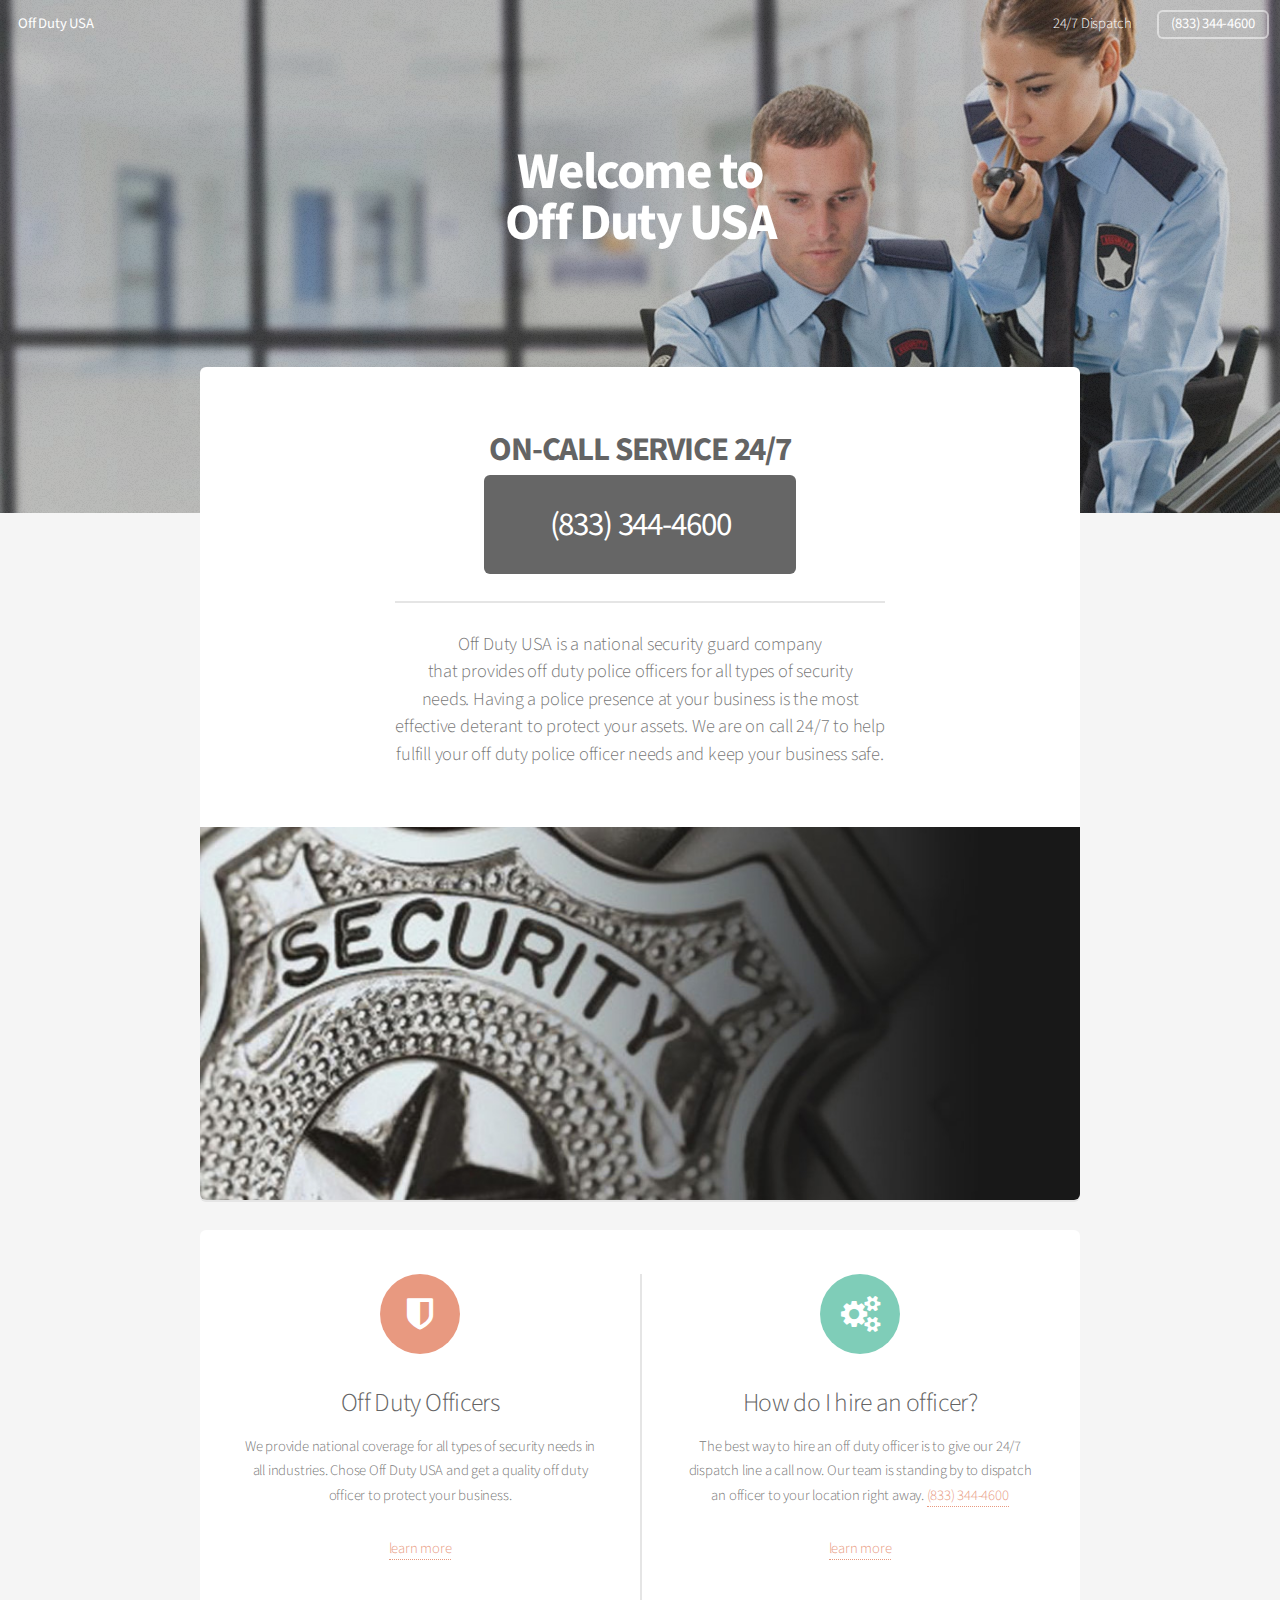
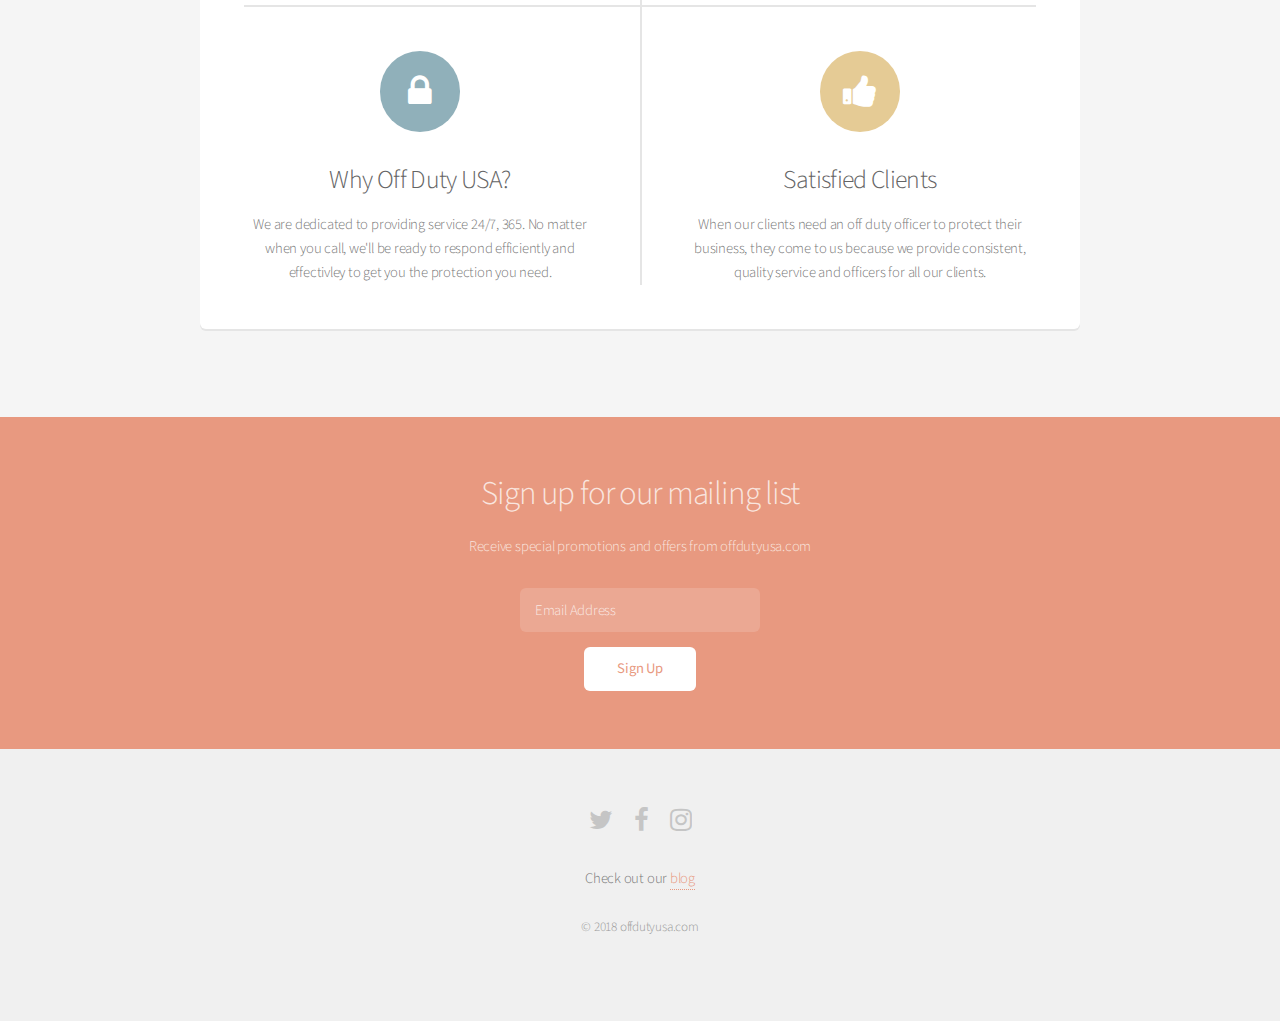
<file: index.html>
<!DOCTYPE HTML>
<html>
	<head>
		<title>Off Duty Officers, Nationwide Coverage, on-call 24/7</title>
		<meta charset="utf-8" />
		<meta name="viewport" content="width=device-width, initial-scale=1" />
		<meta name="description" content="Off Duty USA is a security guard company that provides off duty police officers for all types of security needs.
		Contact us at (833) 344-4600 to schedule a off duty officer today! We provide off duty officers nationwide and work with all industries."/>
		<!--[if lte IE 8]><script src="assets/js/ie/html5shiv.js"></script><![endif]-->
		<link rel="stylesheet" href="assets/css/main.css" />
		<!--[if lte IE 8]><link rel="stylesheet" href="assets/css/ie8.css" /><![endif]-->
        <script src="https://ajax.googleapis.com/ajax/libs/jquery/3.2.1/jquery.min.js"></script>
        <script src='https://www.google.com/recaptcha/api.js'></script>
        <script type="text/javascript" src="main.js"></script>
        <link rel="icon" href="./images/shield.png" />
	</head>
	<body itemscope itemtype="http://schema.org/Organization" class="landing">
		<div id="page-wrapper">

			<!-- Header -->
				<header id="header" class="alt">
				    <h1 itemprop="legalname" font-weight="bold"><a href="./index.html">Off Duty USA</a></h1>
					<nav id="nav">
						<ul>
							<li><a href="index.html">24/7 Dispatch</a></li>
							<li itemprop="telephone"><a href="tel:1-833-344-4600" class="button">(833) 344-4600</a></li>
						</ul>
					</nav> 
				</header>

			<!-- Banner -->
				<section id="banner">
					<h2 id="h2" >Welcome to
						<br />
						Off Duty USA</h2>
					<!-- <ul class="actions">
						<li><a href="#" class="button special">Sign Up</a></li>
						<li><a href="#" class="button">Learn More</a></li>
					</ul> -->
				</section>

			<!-- Main -->
				<section id="main" class="container">

					<section class="box special">
						<header class="major">
							<h2 id="h2" >ON-CALL SERVICE 24/7
							<br />
							  <a href="tel:1-833-344-4600" class="button">(833) 344-4600</a></h2>
							<p itemprop="description">Off Duty USA is a national security guard company
							<br />
							 that provides off duty police officers for all types of security 
							<br />
							 needs. Having a police presence at your business is the most 
							<br />
							effective deterant to protect your assets. We are on call 24/7 to help
							<br />
							fulfill your off duty police officer needs and keep your business safe.
							</p>
						</header>
						<span class="image featured"><img src="images/badge.jpg" alt="" /></span>
					</section>

					<section class="box special features">
						<div class="features-row">
							<section>
								<span class="icon major fa-shield accent2"></span>
								<h3>Off Duty Officers</h3>
								<p>We provide national coverage for 
								all types of security needs in all 
								industries. Chose Off Duty USA and 
								get a quality off duty officer to 
								protect your business. 
								</p>
								<a href="./industries.html">learn more</a>
							</section>
							<section>
								<span class="icon major fa-cogs accent3"></span>
								<h3>How do I hire an officer?</h3>
								<p>The best way to hire an off
								duty officer is to give our 24/7 dispatch
								line a call now. Our team is standing by
								to dispatch an officer to your location right 
								away. <a href="tel:1-833-344-4600">(833) 344-4600</a></p>
								<a href="./hire.html">learn more</a>
							</section>
						</div>
						<div class="features-row">
							<section>
								<span class="icon major fa-lock accent4"></span>
								<h3>Why Off Duty USA?</h3>
								<p>We are dedicated to providing service 24/7, 365. 
									No matter when you call, we'll be ready to respond
									efficiently and effectivley to get you the protection
									you need. 
								</p>
							</section>
							<section>
								<span class="icon major fa-thumbs-up accent5"></span>
								<h3>Satisfied Clients</h3>
								<p>When our clients need an off duty officer to protect their business, they come to us
								   because we provide consistent, quality service and officers for all our clients. 
								</p>
							</section>
						</div>
					</section>
				</section>

			<!-- CTA -->
				<section id="cta">

					<h2>Sign up for our mailing list</h2>
					<p>Receive special promotions and offers from offdutyusa.com</p>

					<form id="form" target="_blank" action="https://formspree.io/info@guardservicesusa.com" method="POST" onsubmit="">
						<div class="row uniform 50% center-form-inputs">
							<div class="8u 12u(mobilep)">
								<input type="email" name="email" id="email" placeholder="Email Address" />
							</div>
								<!--<div class="g-recaptcha" data-sitekey="6LcJ2F4UAAAAAHsHChVUqxT3lpAbwewzLRGNbs4A"></div>-->
							<div class="4u 12u(mobilep)">
								<input id="submit-button" type="submit" value="Sign Up" class="fit" />
							</div>
						
						</div>
					</form>

				</section>

			<!-- Footer -->
				<footer id="footer">
					<ul class="icons">
						<li><a href="#" class="icon fa-twitter"><span class="label">Twitter</span></a></li>
						<li><a href="#" class="icon fa-facebook"><span class="label">Facebook</span></a></li>
						<li><a href="#" class="icon fa-instagram"><span class="label">Instagram</span></a></li>
					</ul>
					<p>Check out our <a href="./blog.html">blog</a></p>
					<ul class="copyright">
						<li>&copy; 2018 offdutyusa.com</li>
					</ul>
				</footer>

		</div>

		<!-- Scripts -->
			<script src="assets/js/jquery.min.js"></script>
			<script src="assets/js/jquery.dropotron.min.js"></script>
			<script src="assets/js/jquery.scrollgress.min.js"></script>
			<script src="assets/js/skel.min.js"></script>
			<script src="assets/js/util.js"></script>
			<!--[if lte IE 8]><script src="assets/js/ie/respond.min.js"></script><![endif]-->
			<script src="assets/js/main.js"></script>

	</body>
</html>
</file>
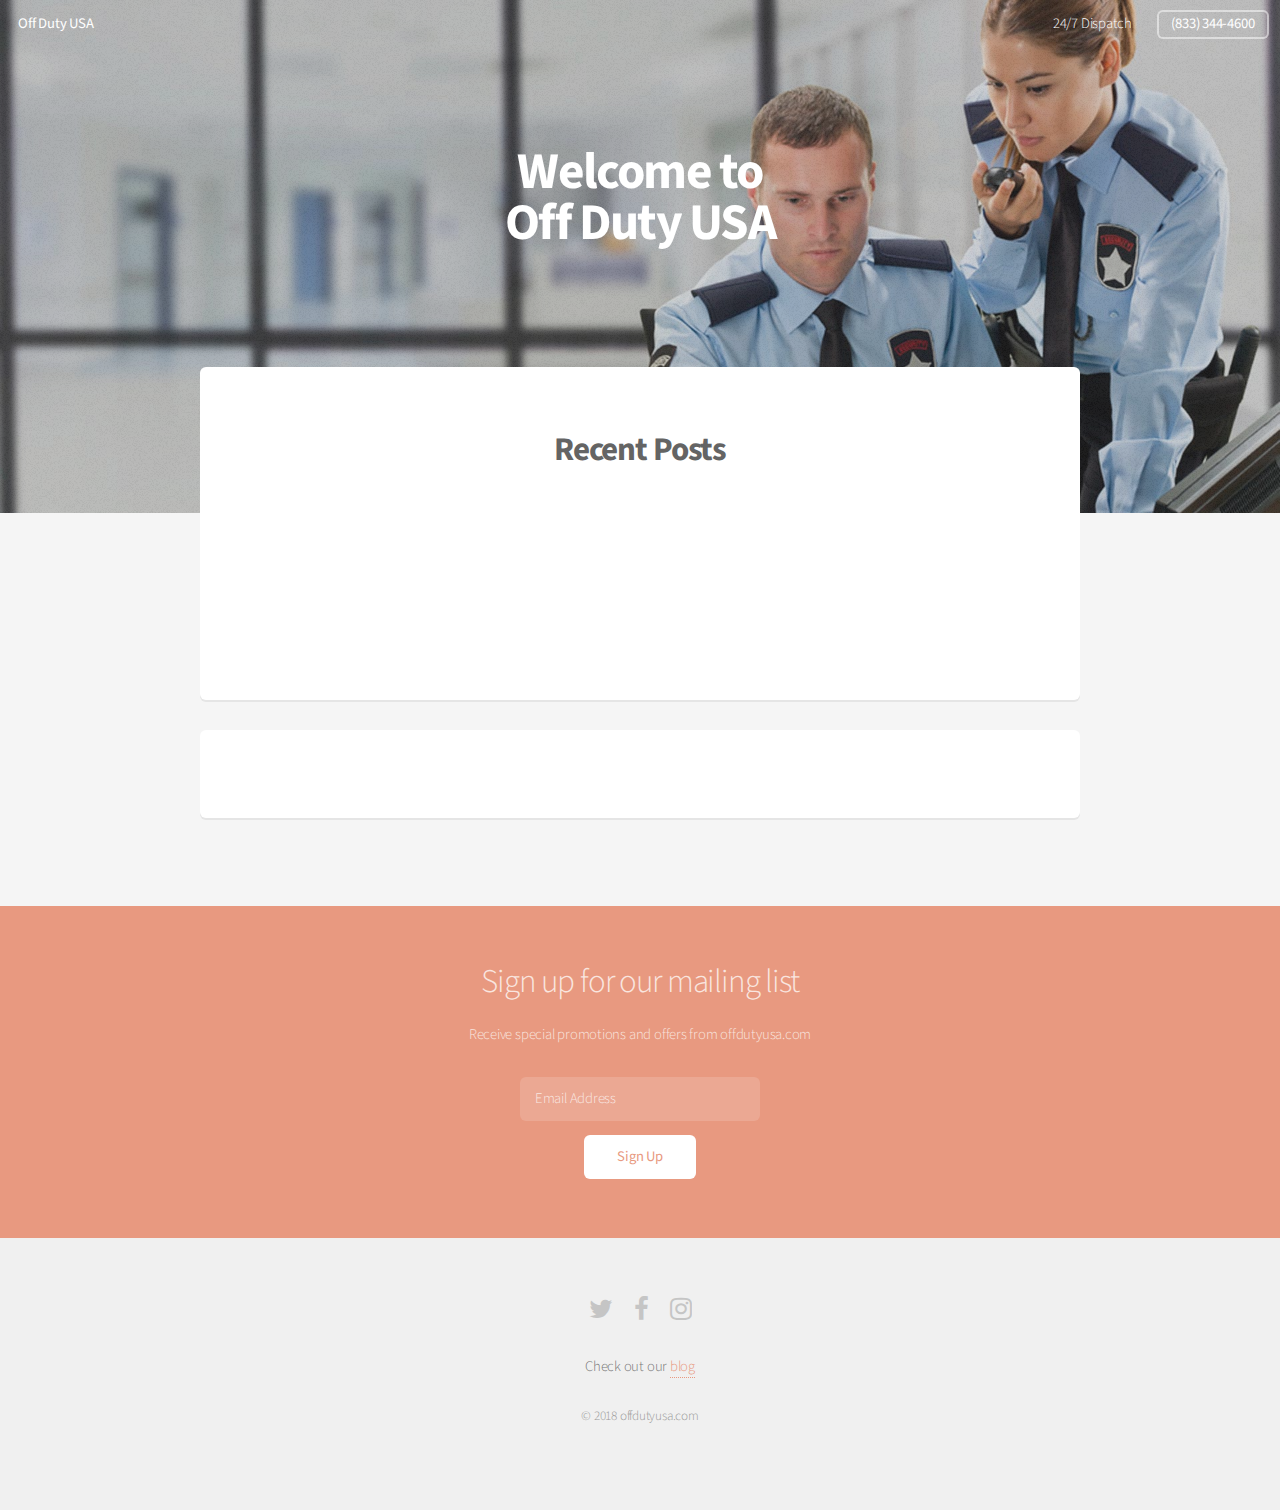
<file: blog.html>
<!DOCTYPE HTML>
<html>
	<head>
		<title>Off Duty Officers, Nationwide Coverage, on-call 24/7</title>
		<meta charset="utf-8" />
		<meta name="viewport" content="width=device-width, initial-scale=1" />
		<meta name="description" content="Off Duty USA is a security guard company that provides off duty police officers for all types of security needs.
		Contact us at (833) 344-4600 to schedule a off duty officer today! We provide off duty officers nationwide and work with all industries."/>
		<!--[if lte IE 8]><script src="assets/js/ie/html5shiv.js"></script><![endif]-->
		<link rel="stylesheet" href="assets/css/main.css" />
		<!--[if lte IE 8]><link rel="stylesheet" href="assets/css/ie8.css" /><![endif]-->
        <script src="https://ajax.googleapis.com/ajax/libs/jquery/3.2.1/jquery.min.js"></script>
        <script src='https://www.google.com/recaptcha/api.js'></script>
        <script type="text/javascript" src="main.js"></script>
        <link rel="icon" href="./images/shield.png" />
	</head>
	<body itemscope itemtype="http://schema.org/Organization" class="landing">
		<div id="page-wrapper">

			<!-- Header -->
				<header id="header" class="alt">
					<h1 itemprop="legalname" font-weight="bold"><a href="./index.html">Off Duty USA</a></h1>
					<nav id="nav">
						<ul>
							<li><a href="index.html">24/7 Dispatch</a></li>
							<li itemprop="telephone"><a href="tel:1-833-344-4600" class="button">(833) 344-4600</a></li>
						</ul>
					</nav> 
				</header>

			<!-- Banner -->
				<section id="banner">
					<h2 id="h2" >Welcome to
						<br />
						Off Duty USA</h2>
					<!-- <ul class="actions">
						<li><a href="#" class="button special">Sign Up</a></li>
						<li><a href="#" class="button">Learn More</a></li>
					</ul> -->
				</section>
				
					<!-- Main -->
				<section id="main" class="container">

					<section class="box special">
						<header class="major">
                          <h2 id="h2" >Recent Posts</h2>
							<p itemprop="description">
								  
								
									<br/>
									<br/>
						
									<br/>
	                            	<br/>
				
							</p>
						</header>
					</section>

					<section class="box special features">
					</section>
				</section>

			<!-- CTA -->
				<section id="cta">

					<h2>Sign up for our mailing list</h2>
					<p>Receive special promotions and offers from offdutyusa.com</p>

					<form id="form" target="_blank" action="https://formspree.io/info@guardservicesusa.com" method="POST" onsubmit="">
						<div class="row uniform 50% center-form-inputs">
							<div class="8u 12u(mobilep)">
								<input type="email" name="email" id="email" placeholder="Email Address" />
							</div>
								<!--<div class="g-recaptcha" data-sitekey="6LcJ2F4UAAAAAHsHChVUqxT3lpAbwewzLRGNbs4A"></div>-->
							<div class="4u 12u(mobilep)">
								<input id="submit-button" type="submit" value="Sign Up" class="fit" />
							</div>
						
						</div>
					</form>

				</section>

			<!-- Footer -->
				<footer id="footer">
					<ul class="icons">
						<li><a href="#" class="icon fa-twitter"><span class="label">Twitter</span></a></li>
						<li><a href="#" class="icon fa-facebook"><span class="label">Facebook</span></a></li>
						<li><a href="#" class="icon fa-instagram"><span class="label">Instagram</span></a></li>
					</ul>
					<p>Check out our <a href="./blog.html">blog</a></p>
					<ul class="copyright">
						<li>&copy; 2018 offdutyusa.com</li>
					</ul>
				</footer>

		</div>

		<!-- Scripts -->
			<script src="assets/js/jquery.min.js"></script>
			<script src="assets/js/jquery.dropotron.min.js"></script>
			<script src="assets/js/jquery.scrollgress.min.js"></script>
			<script src="assets/js/skel.min.js"></script>
			<script src="assets/js/util.js"></script>
			<!--[if lte IE 8]><script src="assets/js/ie/respond.min.js"></script><![endif]-->
			<script src="assets/js/main.js"></script>

	</body>
</html>
</file>
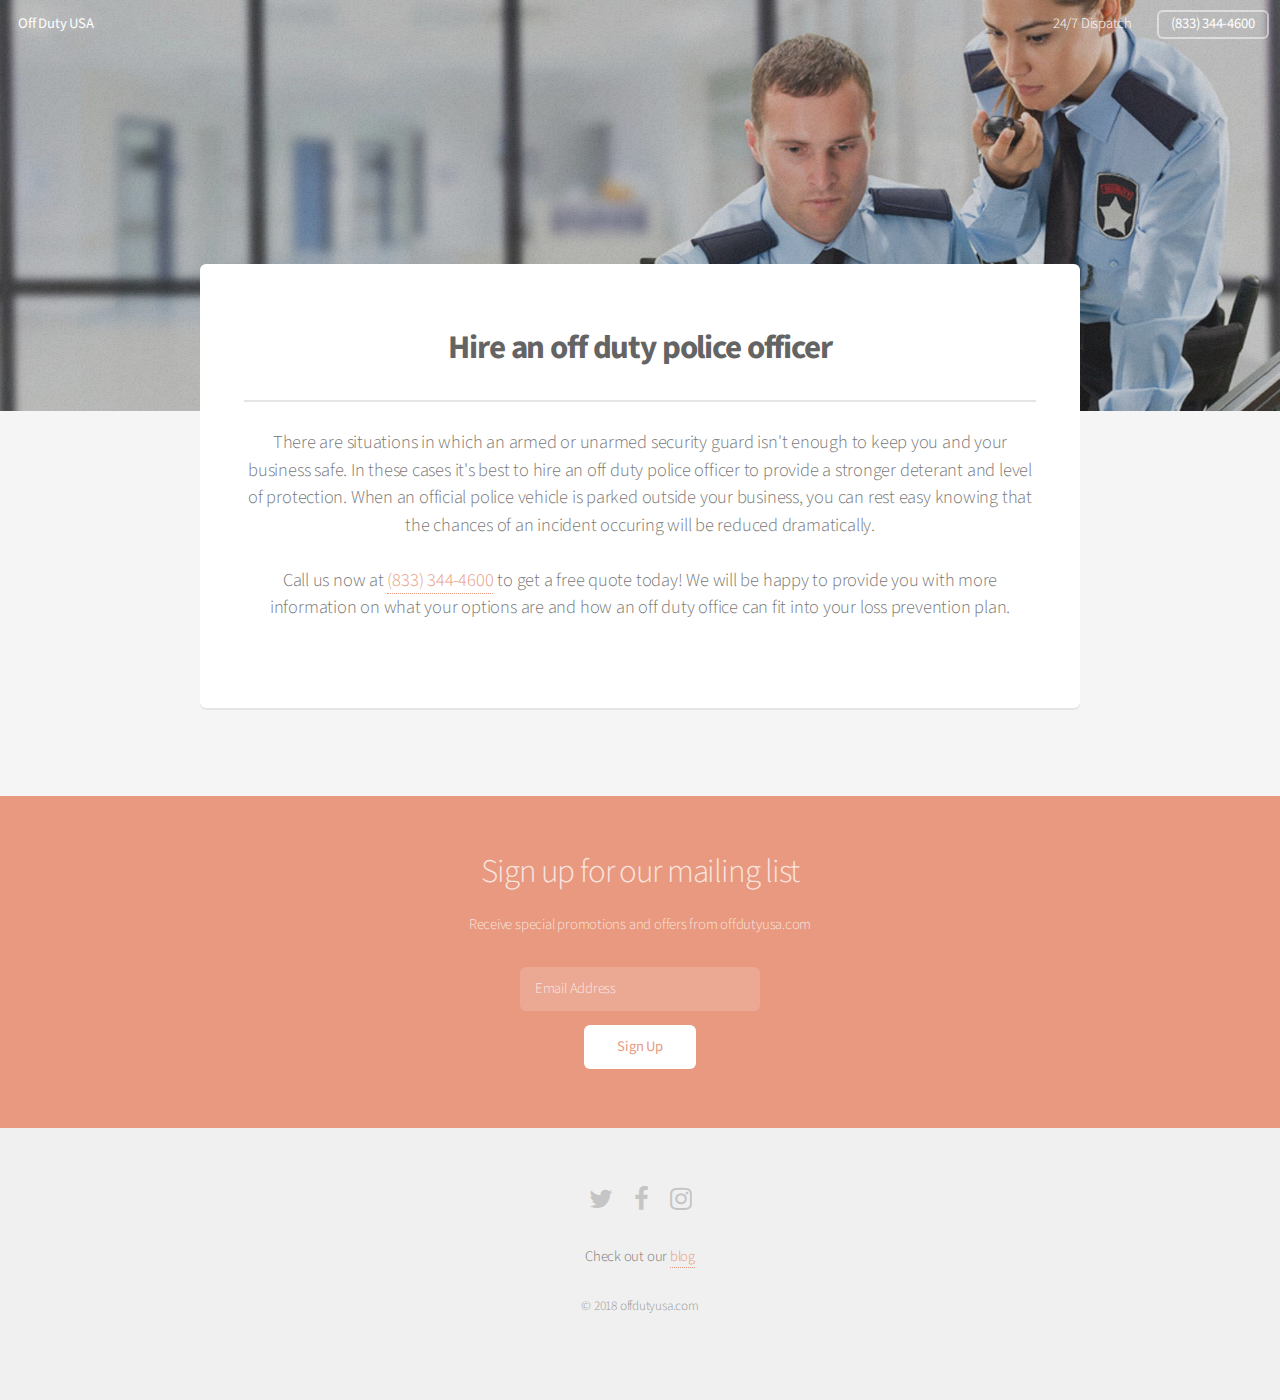
<file: hire.html>
<!DOCTYPE HTML>
<html>
	<head>
		<title>Off Duty Officers, Nationwide Coverage, on-call 24/7</title>
		<meta charset="utf-8" />
		<meta name="viewport" content="width=device-width, initial-scale=1" />
		<meta name="description" content="Off Duty USA is a security guard company that provides off duty police officers for all types of security needs.
		Contact us at (833) 344-4600 to schedule a off duty officer today! We provide off duty officers nationwide and work with all industries."/>
		<!--[if lte IE 8]><script src="assets/js/ie/html5shiv.js"></script><![endif]-->
		<link rel="stylesheet" href="assets/css/main.css" />
		<!--[if lte IE 8]><link rel="stylesheet" href="assets/css/ie8.css" /><![endif]-->
        <script src="https://ajax.googleapis.com/ajax/libs/jquery/3.2.1/jquery.min.js"></script>
        <script src='https://www.google.com/recaptcha/api.js'></script>
        <script type="text/javascript" src="main.js"></script>
        <link rel="icon" href="./images/shield.png" />
	</head>
	<body itemscope itemtype="http://schema.org/Organization" class="landing">
		<div id="page-wrapper">

			<!-- Header -->
				<header id="header" class="alt">
				    <h1 itemprop="legalname" font-weight="bold"><a href="./index.html">Off Duty USA</a></h1>
					<nav id="nav">
						<ul>
							<li><a href="index.html">24/7 Dispatch</a></li>
							<li itemprop="telephone"><a href="tel:1-833-344-4600" class="button">(833) 344-4600</a></li>
						</ul>
					</nav> 
				</header>

			<!-- Banner -->
				<section id="banner">
			
					<!-- <ul class="actions">
						<li><a href="#" class="button special">Sign Up</a></li>
						<li><a href="#" class="button">Learn More</a></li>
					</ul> -->
				</section>

				<!-- Main -->
				<section id="main" class="container">

					<section class="box special">
						<header class="major" style="max-width: 800px; margin: 0 auto">
                          <h2 id="h2">Hire an off duty police officer</h2>
							<p itemprop="description" >There are situations in which an armed or unarmed 
							security guard isn't enough to keep you and your business safe. In these cases
							it's best to hire an off duty police officer to provide a stronger deterant 
							and level of protection. When an official police vehicle is parked outside your
							business, you can rest easy knowing that the chances of an incident occuring will 
							be reduced dramatically. 
									<br/>
									<br/>
								Call us now at <a href="tel:1-833-344-4600">(833) 344-4600</a> to get a free 
								quote today! We will be happy to provide you with more information on what your
								options are and how an off duty office can fit into your loss prevention plan. 
								
									<br/>
	                            	<br/>
							</p>
						</header>
					</section>
				</section>

			<!-- CTA -->
				<section id="cta">

					<h2>Sign up for our mailing list</h2>
					<p>Receive special promotions and offers from offdutyusa.com</p>

					<form id="form" target="_blank" action="https://formspree.io/info@guardservicesusa.com" method="POST" onsubmit="">
						<div class="row uniform 50% center-form-inputs">
							<div class="8u 12u(mobilep)">
								<input type="email" name="email" id="email" placeholder="Email Address" />
							</div>
								<!--<div class="g-recaptcha" data-sitekey="6LcJ2F4UAAAAAHsHChVUqxT3lpAbwewzLRGNbs4A"></div>-->
							<div class="4u 12u(mobilep)">
								<input id="submit-button" type="submit" value="Sign Up" class="fit" />
							</div>
						
						</div>
					</form>

				</section>

			<!-- Footer -->
				<footer id="footer">
					<ul class="icons">
						<li><a href="#" class="icon fa-twitter"><span class="label">Twitter</span></a></li>
						<li><a href="#" class="icon fa-facebook"><span class="label">Facebook</span></a></li>
						<li><a href="#" class="icon fa-instagram"><span class="label">Instagram</span></a></li>
					</ul>
					<p>Check out our <a href="./blog.html">blog</a></p>
					<ul class="copyright">
						<li>&copy; 2018 offdutyusa.com</li>
					</ul>
				</footer>

		</div>

		<!-- Scripts -->
			<script src="assets/js/jquery.min.js"></script>
			<script src="assets/js/jquery.dropotron.min.js"></script>
			<script src="assets/js/jquery.scrollgress.min.js"></script>
			<script src="assets/js/skel.min.js"></script>
			<script src="assets/js/util.js"></script>
			<!--[if lte IE 8]><script src="assets/js/ie/respond.min.js"></script><![endif]-->
			<script src="assets/js/main.js"></script>

	</body>
</html>
</file>
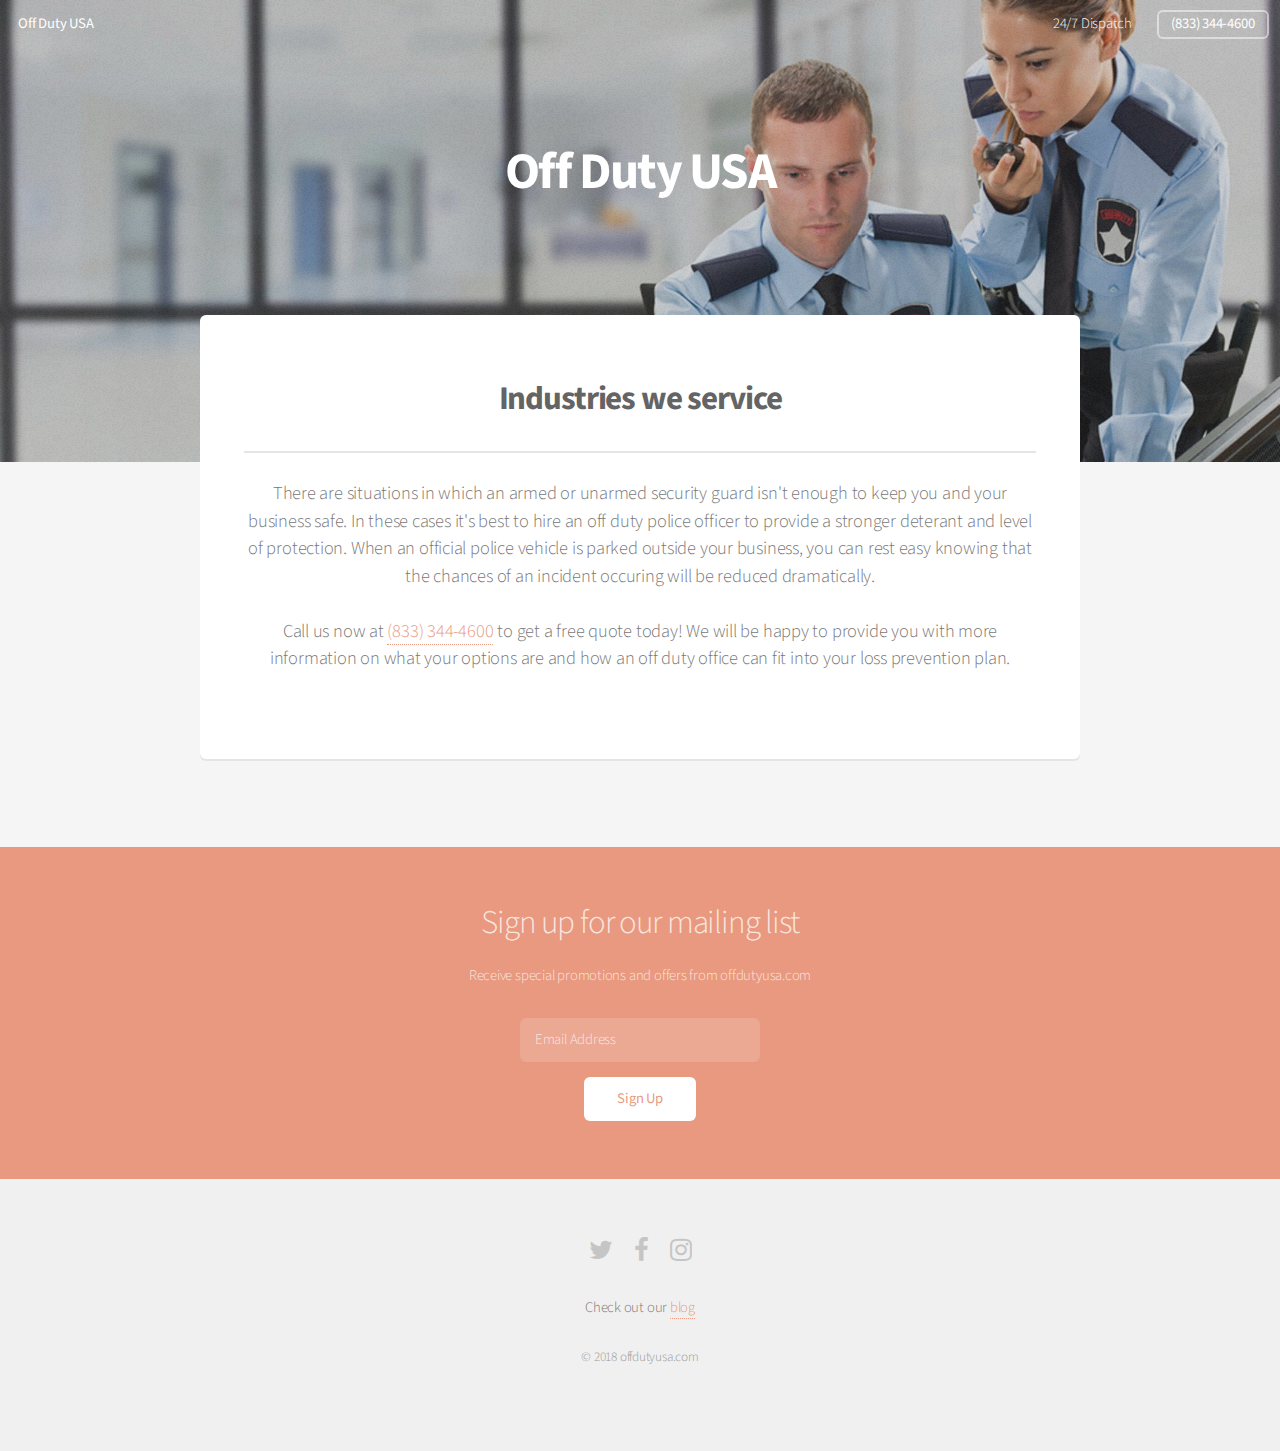
<file: industries.html>
<!DOCTYPE HTML>
<html>
	<head>
		<title>Off Duty Officers, Nationwide Coverage, on-call 24/7</title>
		<meta charset="utf-8" />
		<meta name="viewport" content="width=device-width, initial-scale=1" />
		<meta name="description" content="Off Duty USA is a security guard company that provides off duty police officers for all types of security needs.
		Contact us at (833) 344-4600 to schedule a off duty officer today! We provide off duty officers nationwide and work with all industries."/>
		<!--[if lte IE 8]><script src="assets/js/ie/html5shiv.js"></script><![endif]-->
		<link rel="stylesheet" href="assets/css/main.css" />
		<!--[if lte IE 8]><link rel="stylesheet" href="assets/css/ie8.css" /><![endif]-->
        <script src="https://ajax.googleapis.com/ajax/libs/jquery/3.2.1/jquery.min.js"></script>
        <script src='https://www.google.com/recaptcha/api.js'></script>
        <script type="text/javascript" src="main.js"></script>
        <link rel="icon" href="./images/shield.png" />
	</head>
	<body itemscope itemtype="http://schema.org/Organization" class="landing">
		<div id="page-wrapper">

			<!-- Header -->
				<header id="header" class="alt">
				    <h1 itemprop="legalname" font-weight="bold"><a href="./index.html">Off Duty USA</a></h1>
					<nav id="nav">
						<ul>
							<li><a href="index.html">24/7 Dispatch</a></li>
							<li itemprop="telephone"><a href="tel:1-833-344-4600" class="button">(833) 344-4600</a></li>
						</ul>
					</nav> 
				</header>

			<!-- Banner -->
				<section id="banner">
				    	<h2 id="h2" >
						Off Duty USA</h2>
			
					<!-- <ul class="actions">
						<li><a href="#" class="button special">Sign Up</a></li>
						<li><a href="#" class="button">Learn More</a></li>
					</ul> -->
				</section>

				<!-- Main -->
				<section id="main" class="container">

					<section class="box special">
						<header class="major" style="max-width: 800px; margin: 0 auto">
                          <h2 id="h2">Industries we service</h2>
							<p itemprop="description" >There are situations in which an armed or unarmed 
							security guard isn't enough to keep you and your business safe. In these cases
							it's best to hire an off duty police officer to provide a stronger deterant 
							and level of protection. When an official police vehicle is parked outside your
							business, you can rest easy knowing that the chances of an incident occuring will 
							be reduced dramatically. 
									<br/>
									<br/>
								Call us now at <a href="tel:1-833-344-4600">(833) 344-4600</a> to get a free 
								quote today! We will be happy to provide you with more information on what your
								options are and how an off duty office can fit into your loss prevention plan. 
								
									<br/>
	                            	<br/>
							</p>
						</header>
					</section>
				</section>

			<!-- CTA -->
				<section id="cta">

					<h2>Sign up for our mailing list</h2>
					<p>Receive special promotions and offers from offdutyusa.com</p>

					<form id="form" target="_blank" action="https://formspree.io/info@guardservicesusa.com" method="POST" onsubmit="">
						<div class="row uniform 50% center-form-inputs">
							<div class="8u 12u(mobilep)">
								<input type="email" name="email" id="email" placeholder="Email Address" />
							</div>
								<!--<div class="g-recaptcha" data-sitekey="6LcJ2F4UAAAAAHsHChVUqxT3lpAbwewzLRGNbs4A"></div>-->
							<div class="4u 12u(mobilep)">
								<input id="submit-button" type="submit" value="Sign Up" class="fit" />
							</div>
						
						</div>
					</form>

				</section>

			<!-- Footer -->
				<footer id="footer">
					<ul class="icons">
						<li><a href="#" class="icon fa-twitter"><span class="label">Twitter</span></a></li>
						<li><a href="#" class="icon fa-facebook"><span class="label">Facebook</span></a></li>
						<li><a href="#" class="icon fa-instagram"><span class="label">Instagram</span></a></li>
					</ul>
					<p>Check out our <a href="./blog.html">blog</a></p>
					<ul class="copyright">
						<li>&copy; 2018 offdutyusa.com</li>
					</ul>
				</footer>

		</div>

		<!-- Scripts -->
			<script src="assets/js/jquery.min.js"></script>
			<script src="assets/js/jquery.dropotron.min.js"></script>
			<script src="assets/js/jquery.scrollgress.min.js"></script>
			<script src="assets/js/skel.min.js"></script>
			<script src="assets/js/util.js"></script>
			<!--[if lte IE 8]><script src="assets/js/ie/respond.min.js"></script><![endif]-->
			<script src="assets/js/main.js"></script>

	</body>
</html>
</file>
<file: assets/css/ie8.css>
/*
	Alpha by HTML5 UP
	html5up.net | @ajlkn
	Free for personal and commercial use under the CCA 3.0 license (html5up.net/license)
*/

/* Basic */

	pre, code {
		position: relative;
		-ms-behavior: url("assets/js/ie/PIE.htc");
	}

/* Form */

	input[type="text"],
	input[type="password"],
	input[type="email"],
	select,
	textarea {
		position: relative;
		-ms-behavior: url("assets/js/ie/PIE.htc");
		line-height: 3em;
	}

	input[type="checkbox"],
	input[type="radio"] {
		opacity: 1;
		z-index: auto;
	}

		input[type="checkbox"] + label:before,
		input[type="radio"] + label:before {
			display: none;
		}

/* Button */

	input[type="submit"],
	input[type="reset"],
	input[type="button"],
	.button {
		position: relative;
		-ms-behavior: url("assets/js/ie/PIE.htc");
	}

		input[type="submit"].alt,
		input[type="reset"].alt,
		input[type="button"].alt,
		.button.alt {
			border: solid 2px #e5e5e5;
		}

/* Box */

	.box {
		position: relative;
		-ms-behavior: url("assets/js/ie/PIE.htc");
	}

		.box .image.featured {
			margin: 2em 0;
			width: 100%;
		}

/* Icon */

	.icon.major {
		position: relative;
		-ms-behavior: url("assets/js/ie/PIE.htc");
	}

/* Image */

	.image {
		position: relative;
		-ms-behavior: url("assets/js/ie/PIE.htc");
	}

		.image img {
			position: relative;
			-ms-behavior: url("assets/js/ie/PIE.htc");
		}

/* Header */

	#header nav > ul > li a {
		color: #fff;
		display: inline-block;
		text-decoration: none;
		border: 0;
	}

		#header nav > ul > li a.icon:before {
			color: #fff;
			margin-right: 0.5em;
		}

	#header.alt {
		color: #fff;
	}

		#header.alt nav > ul > li a:not(.button).icon:before {
			color: rgba(255, 255, 255, 0.75);
		}

		#header.alt nav > ul > li.active a:not(.button) {
			background-color: rgba(255, 255, 255, 0.2);
		}

	.dropotron {
		border: solid 1px #e5e5e5;
	}

		.dropotron.level-0 {
			margin-top: 0;
		}

			.dropotron.level-0:before {
				display: none;
			}

/* Banner */

	#banner {
		background-attachment: scroll;
		background-image: url("../../images/banner.jpg");
		background-position: auto;
		background-repeat: no-repeat;
		background-size: cover;
		-ms-behavior: url("assets/js/ie/backgroundsize.min.htc");
	}

		#banner input[type="submit"],
		#banner input[type="reset"],
		#banner input[type="button"],
		#banner .button {
			border: solid 2px #fff;
		}

/* Main */

	#main {
		position: relative;
		z-index: 1;
	}

/* CTA */

	#cta input[type="text"],
	#cta input[type="password"],
	#cta input[type="email"],
	#cta select,
	#cta textarea {
		background: #e89980;
		border: solid 2px #fff;
	}

	#cta .formerize-placeholder {
		color: #fff !important;
	}
</file>
<file: assets/css/main.css>
@import url("font-awesome.min.css");
@import url("https://fonts.googleapis.com/css?family=Source+Sans+Pro:300,400,300italic,400italic");

/*
	Alpha by HTML5 UP
	html5up.net | @ajlkn
	Free for personal and commercial use under the CCA 3.0 license (html5up.net/license)
*/

/* Reset */

	html, body, div, span, applet, object, iframe, h1, h2, h3, h4, h5, h6, p, blockquote, pre, a, abbr, acronym, address, big, cite, code, del, dfn, em, img, ins, kbd, q, s, samp, small, strike, strong, sub, sup, tt, var, b, u, i, center, dl, dt, dd, ol, ul, li, fieldset, form, label, legend, table, caption, tbody, tfoot, thead, tr, th, td, article, aside, canvas, details, embed, figure, figcaption, footer, header, hgroup, menu, nav, output, ruby, section, summary, time, mark, audio, video {
		margin: 0;
		padding: 0;
		border: 0;
		font-size: 100%;
		font: inherit;
		vertical-align: baseline;
	}

	article, aside, details, figcaption, figure, footer, header, hgroup, menu, nav, section {
		display: block;
	}

	body {
		line-height: 1;
	}

	ol, ul {
		list-style: none;
	}

	blockquote, q {
		quotes: none;
	}

	blockquote:before, blockquote:after, q:before, q:after {
		content: '';
		content: none;
	}

	table {
		border-collapse: collapse;
		border-spacing: 0;
	}

	body {
		-webkit-text-size-adjust: none;
	}

/* Box Model */

	*, *:before, *:after {
		-moz-box-sizing: border-box;
		-webkit-box-sizing: border-box;
		box-sizing: border-box;
	}

/* Containers */

	.container {
		margin-left: auto;
		margin-right: auto;
	}

	.container.\31 25\25 {
		width: 100%;
		max-width: 75em;
		min-width: 60em;
	}

	.container.\37 5\25 {
		width: 45em;
	}

	.container.\35 0\25 {
		width: 30em;
	}

	.container.\32 5\25 {
		width: 15em;
	}

	.container {
		width: 60em;
	}

	@media screen and (max-width: 1680px) {

		.container.\31 25\25 {
			width: 100%;
			max-width: 75em;
			min-width: 60em;
		}

		.container.\37 5\25 {
			width: 45em;
		}

		.container.\35 0\25 {
			width: 30em;
		}

		.container.\32 5\25 {
			width: 15em;
		}

		.container {
			width: 60em;
		}

	}

	@media screen and (max-width: 1280px) {

		.container.\31 25\25 {
			width: 100%;
			max-width: 75em;
			min-width: 60em;
		}

		.container.\37 5\25 {
			width: 45em;
		}

		.container.\35 0\25 {
			width: 30em;
		}

		.container.\32 5\25 {
			width: 15em;
		}

		.container {
			width: 60em;
		}

	}

	@media screen and (max-width: 980px) {

		.container.\31 25\25 {
			width: 100%;
			max-width: 112.5%;
			min-width: 90%;
		}

		.container.\37 5\25 {
			width: 67.5%;
		}

		.container.\35 0\25 {
			width: 45%;
		}

		.container.\32 5\25 {
			width: 22.5%;
		}

		.container {
			width: 90%;
		}

	}

	@media screen and (max-width: 840px) {

		.container.\31 25\25 {
			width: 100%;
			max-width: 112.5%;
			min-width: 90%;
		}

		.container.\37 5\25 {
			width: 67.5%;
		}

		.container.\35 0\25 {
			width: 45%;
		}

		.container.\32 5\25 {
			width: 22.5%;
		}

		.container {
			width: 90% !important;
		}

	}

	@media screen and (max-width: 736px) {

		.container.\31 25\25 {
			width: 100%;
			max-width: 125%;
			min-width: 100%;
		}

		.container.\37 5\25 {
			width: 75%;
		}

		.container.\35 0\25 {
			width: 50%;
		}

		.container.\32 5\25 {
			width: 25%;
		}

		.container {
			width: 100% !important;
		}

	}

	@media screen and (max-width: 480px) {

		.container.\31 25\25 {
			width: 100%;
			max-width: 125%;
			min-width: 100%;
		}

		.container.\37 5\25 {
			width: 75%;
		}

		.container.\35 0\25 {
			width: 50%;
		}

		.container.\32 5\25 {
			width: 25%;
		}

		.container {
			width: 100% !important;
		}

	}

/* Grid */

	.row {
		border-bottom: solid 1px transparent;
		-moz-box-sizing: border-box;
		-webkit-box-sizing: border-box;
		box-sizing: border-box;
	}

	.row > * {
		float: left;
		-moz-box-sizing: border-box;
		-webkit-box-sizing: border-box;
		box-sizing: border-box;
	}

	.row:after, .row:before {
		content: '';
		display: block;
		clear: both;
		height: 0;
	}

	.row.uniform > * > :first-child {
		margin-top: 0;
	}

	.row.uniform > * > :last-child {
		margin-bottom: 0;
	}

	.row.\30 \25 > * {
		padding: 0 0 0 0em;
	}

	.row.\30 \25 {
		margin: 0 0 -1px 0em;
	}

	.row.uniform.\30 \25 > * {
		padding: 0em 0 0 0em;
	}

	.row.uniform.\30 \25 {
		margin: 0em 0 -1px 0em;
	}

	.row > * {
		padding: 0 0 0 2em;
	}

	.row {
		margin: 0 0 -1px -2em;
	}

	.row.uniform > * {
		padding: 2em 0 0 2em;
	}

	.row.uniform {
		margin: -2em 0 -1px -2em;
	}

	.row.\32 00\25 > * {
		padding: 0 0 0 4em;
	}

	.row.\32 00\25 {
		margin: 0 0 -1px -4em;
	}

	.row.uniform.\32 00\25 > * {
		padding: 4em 0 0 4em;
	}

	.row.uniform.\32 00\25 {
		margin: -4em 0 -1px -4em;
	}

	.row.\31 50\25 > * {
		padding: 0 0 0 3em;
	}

	.row.\31 50\25 {
		margin: 0 0 -1px -3em;
	}

	.row.uniform.\31 50\25 > * {
		padding: 3em 0 0 3em;
	}

	.row.uniform.\31 50\25 {
		margin: -3em 0 -1px -3em;
	}

	.row.\35 0\25 > * {
		padding: 0 0 0 1em;
	}

	.row.\35 0\25 {
		margin: 0 0 -1px -1em;
	}

	.row.uniform.\35 0\25 > * {
		padding: 1em 0 0 1em;
	}

	.row.uniform.\35 0\25 {
		margin: -1em 0 -1px -1em;
	}

	.row.\32 5\25 > * {
		padding: 0 0 0 0.5em;
	}

	.row.\32 5\25 {
		margin: 0 0 -1px -0.5em;
	}

	.row.uniform.\32 5\25 > * {
		padding: 0.5em 0 0 0.5em;
	}

	.row.uniform.\32 5\25 {
		margin: -0.5em 0 -1px -0.5em;
	}

	.\31 2u, .\31 2u\24 {
		width: 100%;
		clear: none;
		margin-left: 0;
	}

	.\31 1u, .\31 1u\24 {
		width: 91.6666666667%;
		clear: none;
		margin-left: 0;
	}

	.\31 0u, .\31 0u\24 {
		width: 83.3333333333%;
		clear: none;
		margin-left: 0;
	}

	.\39 u, .\39 u\24 {
		width: 75%;
		clear: none;
		margin-left: 0;
	}

	.\38 u, .\38 u\24 {
		width: 66.6666666667%;
		clear: none;
		margin-left: 0;
	}

	.\37 u, .\37 u\24 {
		width: 58.3333333333%;
		clear: none;
		margin-left: 0;
	}

	.\36 u, .\36 u\24 {
		width: 50%;
		clear: none;
		margin-left: 0;
	}

	.\35 u, .\35 u\24 {
		width: 41.6666666667%;
		clear: none;
		margin-left: 0;
	}

	.\34 u, .\34 u\24 {
		width: 33.3333333333%;
		clear: none;
		margin-left: 0;
	}

	.\33 u, .\33 u\24 {
		width: 25%;
		clear: none;
		margin-left: 0;
	}

	.\32 u, .\32 u\24 {
		width: 16.6666666667%;
		clear: none;
		margin-left: 0;
	}

	.\31 u, .\31 u\24 {
		width: 8.3333333333%;
		clear: none;
		margin-left: 0;
	}

	.\31 2u\24 + *,
	.\31 1u\24 + *,
	.\31 0u\24 + *,
	.\39 u\24 + *,
	.\38 u\24 + *,
	.\37 u\24 + *,
	.\36 u\24 + *,
	.\35 u\24 + *,
	.\34 u\24 + *,
	.\33 u\24 + *,
	.\32 u\24 + *,
	.\31 u\24 + * {
		clear: left;
	}

	.\-11u {
		margin-left: 91.66667%;
	}

	.\-10u {
		margin-left: 83.33333%;
	}

	.\-9u {
		margin-left: 75%;
	}

	.\-8u {
		margin-left: 66.66667%;
	}

	.\-7u {
		margin-left: 58.33333%;
	}

	.\-6u {
		margin-left: 50%;
	}

	.\-5u {
		margin-left: 41.66667%;
	}

	.\-4u {
		margin-left: 33.33333%;
	}

	.\-3u {
		margin-left: 25%;
	}

	.\-2u {
		margin-left: 16.66667%;
	}

	.\-1u {
		margin-left: 8.33333%;
	}

	@media screen and (max-width: 1680px) {

		.row > * {
			padding: 0 0 0 2em;
		}

		.row {
			margin: 0 0 -1px -2em;
		}

		.row.uniform > * {
			padding: 2em 0 0 2em;
		}

		.row.uniform {
			margin: -2em 0 -1px -2em;
		}

		.row.\32 00\25 > * {
			padding: 0 0 0 4em;
		}

		.row.\32 00\25 {
			margin: 0 0 -1px -4em;
		}

		.row.uniform.\32 00\25 > * {
			padding: 4em 0 0 4em;
		}

		.row.uniform.\32 00\25 {
			margin: -4em 0 -1px -4em;
		}

		.row.\31 50\25 > * {
			padding: 0 0 0 3em;
		}

		.row.\31 50\25 {
			margin: 0 0 -1px -3em;
		}

		.row.uniform.\31 50\25 > * {
			padding: 3em 0 0 3em;
		}

		.row.uniform.\31 50\25 {
			margin: -3em 0 -1px -3em;
		}

		.row.\35 0\25 > * {
			padding: 0 0 0 1em;
		}

		.row.\35 0\25 {
			margin: 0 0 -1px -1em;
		}

		.row.uniform.\35 0\25 > * {
			padding: 1em 0 0 1em;
		}

		.row.uniform.\35 0\25 {
			margin: -1em 0 -1px -1em;
		}

		.row.\32 5\25 > * {
			padding: 0 0 0 0.5em;
		}

		.row.\32 5\25 {
			margin: 0 0 -1px -0.5em;
		}

		.row.uniform.\32 5\25 > * {
			padding: 0.5em 0 0 0.5em;
		}

		.row.uniform.\32 5\25 {
			margin: -0.5em 0 -1px -0.5em;
		}

		.\31 2u\28wide\29, .\31 2u\24\28wide\29 {
			width: 100%;
			clear: none;
			margin-left: 0;
		}

		.\31 1u\28wide\29, .\31 1u\24\28wide\29 {
			width: 91.6666666667%;
			clear: none;
			margin-left: 0;
		}

		.\31 0u\28wide\29, .\31 0u\24\28wide\29 {
			width: 83.3333333333%;
			clear: none;
			margin-left: 0;
		}

		.\39 u\28wide\29, .\39 u\24\28wide\29 {
			width: 75%;
			clear: none;
			margin-left: 0;
		}

		.\38 u\28wide\29, .\38 u\24\28wide\29 {
			width: 66.6666666667%;
			clear: none;
			margin-left: 0;
		}

		.\37 u\28wide\29, .\37 u\24\28wide\29 {
			width: 58.3333333333%;
			clear: none;
			margin-left: 0;
		}

		.\36 u\28wide\29, .\36 u\24\28wide\29 {
			width: 50%;
			clear: none;
			margin-left: 0;
		}

		.\35 u\28wide\29, .\35 u\24\28wide\29 {
			width: 41.6666666667%;
			clear: none;
			margin-left: 0;
		}

		.\34 u\28wide\29, .\34 u\24\28wide\29 {
			width: 33.3333333333%;
			clear: none;
			margin-left: 0;
		}

		.\33 u\28wide\29, .\33 u\24\28wide\29 {
			width: 25%;
			clear: none;
			margin-left: 0;
		}

		.\32 u\28wide\29, .\32 u\24\28wide\29 {
			width: 16.6666666667%;
			clear: none;
			margin-left: 0;
		}

		.\31 u\28wide\29, .\31 u\24\28wide\29 {
			width: 8.3333333333%;
			clear: none;
			margin-left: 0;
		}

		.\31 2u\24\28wide\29 + *,
		.\31 1u\24\28wide\29 + *,
		.\31 0u\24\28wide\29 + *,
		.\39 u\24\28wide\29 + *,
		.\38 u\24\28wide\29 + *,
		.\37 u\24\28wide\29 + *,
		.\36 u\24\28wide\29 + *,
		.\35 u\24\28wide\29 + *,
		.\34 u\24\28wide\29 + *,
		.\33 u\24\28wide\29 + *,
		.\32 u\24\28wide\29 + *,
		.\31 u\24\28wide\29 + * {
			clear: left;
		}

		.\-11u\28wide\29 {
			margin-left: 91.66667%;
		}

		.\-10u\28wide\29 {
			margin-left: 83.33333%;
		}

		.\-9u\28wide\29 {
			margin-left: 75%;
		}

		.\-8u\28wide\29 {
			margin-left: 66.66667%;
		}

		.\-7u\28wide\29 {
			margin-left: 58.33333%;
		}

		.\-6u\28wide\29 {
			margin-left: 50%;
		}

		.\-5u\28wide\29 {
			margin-left: 41.66667%;
		}

		.\-4u\28wide\29 {
			margin-left: 33.33333%;
		}

		.\-3u\28wide\29 {
			margin-left: 25%;
		}

		.\-2u\28wide\29 {
			margin-left: 16.66667%;
		}

		.\-1u\28wide\29 {
			margin-left: 8.33333%;
		}

	}

	@media screen and (max-width: 1280px) {

		.row > * {
			padding: 0 0 0 2em;
		}

		.row {
			margin: 0 0 -1px -2em;
		}

		.row.uniform > * {
			padding: 2em 0 0 2em;
		}

		.row.uniform {
			margin: -2em 0 -1px -2em;
		}

		.row.\32 00\25 > * {
			padding: 0 0 0 4em;
		}

		.row.\32 00\25 {
			margin: 0 0 -1px -4em;
		}

		.row.uniform.\32 00\25 > * {
			padding: 4em 0 0 4em;
		}

		.row.uniform.\32 00\25 {
			margin: -4em 0 -1px -4em;
		}

		.row.\31 50\25 > * {
			padding: 0 0 0 3em;
		}

		.row.\31 50\25 {
			margin: 0 0 -1px -3em;
		}

		.row.uniform.\31 50\25 > * {
			padding: 3em 0 0 3em;
		}

		.row.uniform.\31 50\25 {
			margin: -3em 0 -1px -3em;
		}

		.row.\35 0\25 > * {
			padding: 0 0 0 1em;
		}

		.row.\35 0\25 {
			margin: 0 0 -1px -1em;
		}

		.row.uniform.\35 0\25 > * {
			padding: 1em 0 0 1em;
		}

		.row.uniform.\35 0\25 {
			margin: -1em 0 -1px -1em;
		}

		.row.\32 5\25 > * {
			padding: 0 0 0 0.5em;
		}

		.row.\32 5\25 {
			margin: 0 0 -1px -0.5em;
		}

		.row.uniform.\32 5\25 > * {
			padding: 0.5em 0 0 0.5em;
		}

		.row.uniform.\32 5\25 {
			margin: -0.5em 0 -1px -0.5em;
		}

		.\31 2u\28normal\29, .\31 2u\24\28normal\29 {
			width: 100%;
			clear: none;
			margin-left: 0;
		}

		.\31 1u\28normal\29, .\31 1u\24\28normal\29 {
			width: 91.6666666667%;
			clear: none;
			margin-left: 0;
		}

		.\31 0u\28normal\29, .\31 0u\24\28normal\29 {
			width: 83.3333333333%;
			clear: none;
			margin-left: 0;
		}

		.\39 u\28normal\29, .\39 u\24\28normal\29 {
			width: 75%;
			clear: none;
			margin-left: 0;
		}

		.\38 u\28normal\29, .\38 u\24\28normal\29 {
			width: 66.6666666667%;
			clear: none;
			margin-left: 0;
		}

		.\37 u\28normal\29, .\37 u\24\28normal\29 {
			width: 58.3333333333%;
			clear: none;
			margin-left: 0;
		}

		.\36 u\28normal\29, .\36 u\24\28normal\29 {
			width: 50%;
			clear: none;
			margin-left: 0;
		}

		.\35 u\28normal\29, .\35 u\24\28normal\29 {
			width: 41.6666666667%;
			clear: none;
			margin-left: 0;
		}

		.\34 u\28normal\29, .\34 u\24\28normal\29 {
			width: 33.3333333333%;
			clear: none;
			margin-left: 0;
		}

		.\33 u\28normal\29, .\33 u\24\28normal\29 {
			width: 25%;
			clear: none;
			margin-left: 0;
		}

		.\32 u\28normal\29, .\32 u\24\28normal\29 {
			width: 16.6666666667%;
			clear: none;
			margin-left: 0;
		}

		.\31 u\28normal\29, .\31 u\24\28normal\29 {
			width: 8.3333333333%;
			clear: none;
			margin-left: 0;
		}

		.\31 2u\24\28normal\29 + *,
		.\31 1u\24\28normal\29 + *,
		.\31 0u\24\28normal\29 + *,
		.\39 u\24\28normal\29 + *,
		.\38 u\24\28normal\29 + *,
		.\37 u\24\28normal\29 + *,
		.\36 u\24\28normal\29 + *,
		.\35 u\24\28normal\29 + *,
		.\34 u\24\28normal\29 + *,
		.\33 u\24\28normal\29 + *,
		.\32 u\24\28normal\29 + *,
		.\31 u\24\28normal\29 + * {
			clear: left;
		}

		.\-11u\28normal\29 {
			margin-left: 91.66667%;
		}

		.\-10u\28normal\29 {
			margin-left: 83.33333%;
		}

		.\-9u\28normal\29 {
			margin-left: 75%;
		}

		.\-8u\28normal\29 {
			margin-left: 66.66667%;
		}

		.\-7u\28normal\29 {
			margin-left: 58.33333%;
		}

		.\-6u\28normal\29 {
			margin-left: 50%;
		}

		.\-5u\28normal\29 {
			margin-left: 41.66667%;
		}

		.\-4u\28normal\29 {
			margin-left: 33.33333%;
		}

		.\-3u\28normal\29 {
			margin-left: 25%;
		}

		.\-2u\28normal\29 {
			margin-left: 16.66667%;
		}

		.\-1u\28normal\29 {
			margin-left: 8.33333%;
		}

	}

	@media screen and (max-width: 980px) {

		.row > * {
			padding: 0 0 0 2em;
		}

		.row {
			margin: 0 0 -1px -2em;
		}

		.row.uniform > * {
			padding: 2em 0 0 2em;
		}

		.row.uniform {
			margin: -2em 0 -1px -2em;
		}

		.row.\32 00\25 > * {
			padding: 0 0 0 4em;
		}

		.row.\32 00\25 {
			margin: 0 0 -1px -4em;
		}

		.row.uniform.\32 00\25 > * {
			padding: 4em 0 0 4em;
		}

		.row.uniform.\32 00\25 {
			margin: -4em 0 -1px -4em;
		}

		.row.\31 50\25 > * {
			padding: 0 0 0 3em;
		}

		.row.\31 50\25 {
			margin: 0 0 -1px -3em;
		}

		.row.uniform.\31 50\25 > * {
			padding: 3em 0 0 3em;
		}

		.row.uniform.\31 50\25 {
			margin: -3em 0 -1px -3em;
		}

		.row.\35 0\25 > * {
			padding: 0 0 0 1em;
		}

		.row.\35 0\25 {
			margin: 0 0 -1px -1em;
		}

		.row.uniform.\35 0\25 > * {
			padding: 1em 0 0 1em;
		}

		.row.uniform.\35 0\25 {
			margin: -1em 0 -1px -1em;
		}

		.row.\32 5\25 > * {
			padding: 0 0 0 0.5em;
		}

		.row.\32 5\25 {
			margin: 0 0 -1px -0.5em;
		}

		.row.uniform.\32 5\25 > * {
			padding: 0.5em 0 0 0.5em;
		}

		.row.uniform.\32 5\25 {
			margin: -0.5em 0 -1px -0.5em;
		}

		.\31 2u\28narrow\29, .\31 2u\24\28narrow\29 {
			width: 100%;
			clear: none;
			margin-left: 0;
		}

		.\31 1u\28narrow\29, .\31 1u\24\28narrow\29 {
			width: 91.6666666667%;
			clear: none;
			margin-left: 0;
		}

		.\31 0u\28narrow\29, .\31 0u\24\28narrow\29 {
			width: 83.3333333333%;
			clear: none;
			margin-left: 0;
		}

		.\39 u\28narrow\29, .\39 u\24\28narrow\29 {
			width: 75%;
			clear: none;
			margin-left: 0;
		}

		.\38 u\28narrow\29, .\38 u\24\28narrow\29 {
			width: 66.6666666667%;
			clear: none;
			margin-left: 0;
		}

		.\37 u\28narrow\29, .\37 u\24\28narrow\29 {
			width: 58.3333333333%;
			clear: none;
			margin-left: 0;
		}

		.\36 u\28narrow\29, .\36 u\24\28narrow\29 {
			width: 50%;
			clear: none;
			margin-left: 0;
		}

		.\35 u\28narrow\29, .\35 u\24\28narrow\29 {
			width: 41.6666666667%;
			clear: none;
			margin-left: 0;
		}

		.\34 u\28narrow\29, .\34 u\24\28narrow\29 {
			width: 33.3333333333%;
			clear: none;
			margin-left: 0;
		}

		.\33 u\28narrow\29, .\33 u\24\28narrow\29 {
			width: 25%;
			clear: none;
			margin-left: 0;
		}

		.\32 u\28narrow\29, .\32 u\24\28narrow\29 {
			width: 16.6666666667%;
			clear: none;
			margin-left: 0;
		}

		.\31 u\28narrow\29, .\31 u\24\28narrow\29 {
			width: 8.3333333333%;
			clear: none;
			margin-left: 0;
		}

		.\31 2u\24\28narrow\29 + *,
		.\31 1u\24\28narrow\29 + *,
		.\31 0u\24\28narrow\29 + *,
		.\39 u\24\28narrow\29 + *,
		.\38 u\24\28narrow\29 + *,
		.\37 u\24\28narrow\29 + *,
		.\36 u\24\28narrow\29 + *,
		.\35 u\24\28narrow\29 + *,
		.\34 u\24\28narrow\29 + *,
		.\33 u\24\28narrow\29 + *,
		.\32 u\24\28narrow\29 + *,
		.\31 u\24\28narrow\29 + * {
			clear: left;
		}

		.\-11u\28narrow\29 {
			margin-left: 91.66667%;
		}

		.\-10u\28narrow\29 {
			margin-left: 83.33333%;
		}

		.\-9u\28narrow\29 {
			margin-left: 75%;
		}

		.\-8u\28narrow\29 {
			margin-left: 66.66667%;
		}

		.\-7u\28narrow\29 {
			margin-left: 58.33333%;
		}

		.\-6u\28narrow\29 {
			margin-left: 50%;
		}

		.\-5u\28narrow\29 {
			margin-left: 41.66667%;
		}

		.\-4u\28narrow\29 {
			margin-left: 33.33333%;
		}

		.\-3u\28narrow\29 {
			margin-left: 25%;
		}

		.\-2u\28narrow\29 {
			margin-left: 16.66667%;
		}

		.\-1u\28narrow\29 {
			margin-left: 8.33333%;
		}

	}

	@media screen and (max-width: 840px) {

		.row > * {
			padding: 0 0 0 2em;
		}

		.row {
			margin: 0 0 -1px -2em;
		}

		.row.uniform > * {
			padding: 2em 0 0 2em;
		}

		.row.uniform {
			margin: -2em 0 -1px -2em;
		}

		.row.\32 00\25 > * {
			padding: 0 0 0 4em;
		}

		.row.\32 00\25 {
			margin: 0 0 -1px -4em;
		}

		.row.uniform.\32 00\25 > * {
			padding: 4em 0 0 4em;
		}

		.row.uniform.\32 00\25 {
			margin: -4em 0 -1px -4em;
		}

		.row.\31 50\25 > * {
			padding: 0 0 0 3em;
		}

		.row.\31 50\25 {
			margin: 0 0 -1px -3em;
		}

		.row.uniform.\31 50\25 > * {
			padding: 3em 0 0 3em;
		}

		.row.uniform.\31 50\25 {
			margin: -3em 0 -1px -3em;
		}

		.row.\35 0\25 > * {
			padding: 0 0 0 1em;
		}

		.row.\35 0\25 {
			margin: 0 0 -1px -1em;
		}

		.row.uniform.\35 0\25 > * {
			padding: 1em 0 0 1em;
		}

		.row.uniform.\35 0\25 {
			margin: -1em 0 -1px -1em;
		}

		.row.\32 5\25 > * {
			padding: 0 0 0 0.5em;
		}

		.row.\32 5\25 {
			margin: 0 0 -1px -0.5em;
		}

		.row.uniform.\32 5\25 > * {
			padding: 0.5em 0 0 0.5em;
		}

		.row.uniform.\32 5\25 {
			margin: -0.5em 0 -1px -0.5em;
		}

		.\31 2u\28narrower\29, .\31 2u\24\28narrower\29 {
			width: 100%;
			clear: none;
			margin-left: 0;
		}

		.\31 1u\28narrower\29, .\31 1u\24\28narrower\29 {
			width: 91.6666666667%;
			clear: none;
			margin-left: 0;
		}

		.\31 0u\28narrower\29, .\31 0u\24\28narrower\29 {
			width: 83.3333333333%;
			clear: none;
			margin-left: 0;
		}

		.\39 u\28narrower\29, .\39 u\24\28narrower\29 {
			width: 75%;
			clear: none;
			margin-left: 0;
		}

		.\38 u\28narrower\29, .\38 u\24\28narrower\29 {
			width: 66.6666666667%;
			clear: none;
			margin-left: 0;
		}

		.\37 u\28narrower\29, .\37 u\24\28narrower\29 {
			width: 58.3333333333%;
			clear: none;
			margin-left: 0;
		}

		.\36 u\28narrower\29, .\36 u\24\28narrower\29 {
			width: 50%;
			clear: none;
			margin-left: 0;
		}

		.\35 u\28narrower\29, .\35 u\24\28narrower\29 {
			width: 41.6666666667%;
			clear: none;
			margin-left: 0;
		}

		.\34 u\28narrower\29, .\34 u\24\28narrower\29 {
			width: 33.3333333333%;
			clear: none;
			margin-left: 0;
		}

		.\33 u\28narrower\29, .\33 u\24\28narrower\29 {
			width: 25%;
			clear: none;
			margin-left: 0;
		}

		.\32 u\28narrower\29, .\32 u\24\28narrower\29 {
			width: 16.6666666667%;
			clear: none;
			margin-left: 0;
		}

		.\31 u\28narrower\29, .\31 u\24\28narrower\29 {
			width: 8.3333333333%;
			clear: none;
			margin-left: 0;
		}

		.\31 2u\24\28narrower\29 + *,
		.\31 1u\24\28narrower\29 + *,
		.\31 0u\24\28narrower\29 + *,
		.\39 u\24\28narrower\29 + *,
		.\38 u\24\28narrower\29 + *,
		.\37 u\24\28narrower\29 + *,
		.\36 u\24\28narrower\29 + *,
		.\35 u\24\28narrower\29 + *,
		.\34 u\24\28narrower\29 + *,
		.\33 u\24\28narrower\29 + *,
		.\32 u\24\28narrower\29 + *,
		.\31 u\24\28narrower\29 + * {
			clear: left;
		}

		.\-11u\28narrower\29 {
			margin-left: 91.66667%;
		}

		.\-10u\28narrower\29 {
			margin-left: 83.33333%;
		}

		.\-9u\28narrower\29 {
			margin-left: 75%;
		}

		.\-8u\28narrower\29 {
			margin-left: 66.66667%;
		}

		.\-7u\28narrower\29 {
			margin-left: 58.33333%;
		}

		.\-6u\28narrower\29 {
			margin-left: 50%;
		}

		.\-5u\28narrower\29 {
			margin-left: 41.66667%;
		}

		.\-4u\28narrower\29 {
			margin-left: 33.33333%;
		}

		.\-3u\28narrower\29 {
			margin-left: 25%;
		}

		.\-2u\28narrower\29 {
			margin-left: 16.66667%;
		}

		.\-1u\28narrower\29 {
			margin-left: 8.33333%;
		}

	}

	@media screen and (max-width: 736px) {

		.row > * {
			padding: 0 0 0 2em;
		}

		.row {
			margin: 0 0 -1px -2em;
		}

		.row.uniform > * {
			padding: 2em 0 0 2em;
		}

		.row.uniform {
			margin: -2em 0 -1px -2em;
		}

		.row.\32 00\25 > * {
			padding: 0 0 0 4em;
		}

		.row.\32 00\25 {
			margin: 0 0 -1px -4em;
		}

		.row.uniform.\32 00\25 > * {
			padding: 4em 0 0 4em;
		}

		.row.uniform.\32 00\25 {
			margin: -4em 0 -1px -4em;
		}

		.row.\31 50\25 > * {
			padding: 0 0 0 3em;
		}

		.row.\31 50\25 {
			margin: 0 0 -1px -3em;
		}

		.row.uniform.\31 50\25 > * {
			padding: 3em 0 0 3em;
		}

		.row.uniform.\31 50\25 {
			margin: -3em 0 -1px -3em;
		}

		.row.\35 0\25 > * {
			padding: 0 0 0 1em;
		}

		.row.\35 0\25 {
			margin: 0 0 -1px -1em;
		}

		.row.uniform.\35 0\25 > * {
			padding: 1em 0 0 1em;
		}

		.row.uniform.\35 0\25 {
			margin: -1em 0 -1px -1em;
		}

		.row.\32 5\25 > * {
			padding: 0 0 0 0.5em;
		}

		.row.\32 5\25 {
			margin: 0 0 -1px -0.5em;
		}

		.row.uniform.\32 5\25 > * {
			padding: 0.5em 0 0 0.5em;
		}

		.row.uniform.\32 5\25 {
			margin: -0.5em 0 -1px -0.5em;
		}

		.\31 2u\28mobile\29, .\31 2u\24\28mobile\29 {
			width: 100%;
			clear: none;
			margin-left: 0;
		}

		.\31 1u\28mobile\29, .\31 1u\24\28mobile\29 {
			width: 91.6666666667%;
			clear: none;
			margin-left: 0;
		}

		.\31 0u\28mobile\29, .\31 0u\24\28mobile\29 {
			width: 83.3333333333%;
			clear: none;
			margin-left: 0;
		}

		.\39 u\28mobile\29, .\39 u\24\28mobile\29 {
			width: 75%;
			clear: none;
			margin-left: 0;
		}

		.\38 u\28mobile\29, .\38 u\24\28mobile\29 {
			width: 66.6666666667%;
			clear: none;
			margin-left: 0;
		}

		.\37 u\28mobile\29, .\37 u\24\28mobile\29 {
			width: 58.3333333333%;
			clear: none;
			margin-left: 0;
		}

		.\36 u\28mobile\29, .\36 u\24\28mobile\29 {
			width: 50%;
			clear: none;
			margin-left: 0;
		}

		.\35 u\28mobile\29, .\35 u\24\28mobile\29 {
			width: 41.6666666667%;
			clear: none;
			margin-left: 0;
		}

		.\34 u\28mobile\29, .\34 u\24\28mobile\29 {
			width: 33.3333333333%;
			clear: none;
			margin-left: 0;
		}

		.\33 u\28mobile\29, .\33 u\24\28mobile\29 {
			width: 25%;
			clear: none;
			margin-left: 0;
		}

		.\32 u\28mobile\29, .\32 u\24\28mobile\29 {
			width: 16.6666666667%;
			clear: none;
			margin-left: 0;
		}

		.\31 u\28mobile\29, .\31 u\24\28mobile\29 {
			width: 8.3333333333%;
			clear: none;
			margin-left: 0;
		}

		.\31 2u\24\28mobile\29 + *,
		.\31 1u\24\28mobile\29 + *,
		.\31 0u\24\28mobile\29 + *,
		.\39 u\24\28mobile\29 + *,
		.\38 u\24\28mobile\29 + *,
		.\37 u\24\28mobile\29 + *,
		.\36 u\24\28mobile\29 + *,
		.\35 u\24\28mobile\29 + *,
		.\34 u\24\28mobile\29 + *,
		.\33 u\24\28mobile\29 + *,
		.\32 u\24\28mobile\29 + *,
		.\31 u\24\28mobile\29 + * {
			clear: left;
		}

		.\-11u\28mobile\29 {
			margin-left: 91.66667%;
		}

		.\-10u\28mobile\29 {
			margin-left: 83.33333%;
		}

		.\-9u\28mobile\29 {
			margin-left: 75%;
		}

		.\-8u\28mobile\29 {
			margin-left: 66.66667%;
		}

		.\-7u\28mobile\29 {
			margin-left: 58.33333%;
		}

		.\-6u\28mobile\29 {
			margin-left: 50%;
		}

		.\-5u\28mobile\29 {
			margin-left: 41.66667%;
		}

		.\-4u\28mobile\29 {
			margin-left: 33.33333%;
		}

		.\-3u\28mobile\29 {
			margin-left: 25%;
		}

		.\-2u\28mobile\29 {
			margin-left: 16.66667%;
		}

		.\-1u\28mobile\29 {
			margin-left: 8.33333%;
		}

	}

	@media screen and (max-width: 480px) {

		.row > * {
			padding: 0 0 0 2em;
		}

		.row {
			margin: 0 0 -1px -2em;
		}

		.row.uniform > * {
			padding: 2em 0 0 2em;
		}

		.row.uniform {
			margin: -2em 0 -1px -2em;
		}

		.row.\32 00\25 > * {
			padding: 0 0 0 4em;
		}

		.row.\32 00\25 {
			margin: 0 0 -1px -4em;
		}

		.row.uniform.\32 00\25 > * {
			padding: 4em 0 0 4em;
		}

		.row.uniform.\32 00\25 {
			margin: -4em 0 -1px -4em;
		}

		.row.\31 50\25 > * {
			padding: 0 0 0 3em;
		}

		.row.\31 50\25 {
			margin: 0 0 -1px -3em;
		}

		.row.uniform.\31 50\25 > * {
			padding: 3em 0 0 3em;
		}

		.row.uniform.\31 50\25 {
			margin: -3em 0 -1px -3em;
		}

		.row.\35 0\25 > * {
			padding: 0 0 0 1em;
		}

		.row.\35 0\25 {
			margin: 0 0 -1px -1em;
		}

		.row.uniform.\35 0\25 > * {
			padding: 1em 0 0 1em;
		}

		.row.uniform.\35 0\25 {
			margin: -1em 0 -1px -1em;
		}

		.row.\32 5\25 > * {
			padding: 0 0 0 0.5em;
		}

		.row.\32 5\25 {
			margin: 0 0 -1px -0.5em;
		}

		.row.uniform.\32 5\25 > * {
			padding: 0.5em 0 0 0.5em;
		}

		.row.uniform.\32 5\25 {
			margin: -0.5em 0 -1px -0.5em;
		}

		.\31 2u\28mobilep\29, .\31 2u\24\28mobilep\29 {
			width: 100%;
			clear: none;
			margin-left: 0;
		}

		.\31 1u\28mobilep\29, .\31 1u\24\28mobilep\29 {
			width: 91.6666666667%;
			clear: none;
			margin-left: 0;
		}

		.\31 0u\28mobilep\29, .\31 0u\24\28mobilep\29 {
			width: 83.3333333333%;
			clear: none;
			margin-left: 0;
		}

		.\39 u\28mobilep\29, .\39 u\24\28mobilep\29 {
			width: 75%;
			clear: none;
			margin-left: 0;
		}

		.\38 u\28mobilep\29, .\38 u\24\28mobilep\29 {
			width: 66.6666666667%;
			clear: none;
			margin-left: 0;
		}

		.\37 u\28mobilep\29, .\37 u\24\28mobilep\29 {
			width: 58.3333333333%;
			clear: none;
			margin-left: 0;
		}

		.\36 u\28mobilep\29, .\36 u\24\28mobilep\29 {
			width: 50%;
			clear: none;
			margin-left: 0;
		}

		.\35 u\28mobilep\29, .\35 u\24\28mobilep\29 {
			width: 41.6666666667%;
			clear: none;
			margin-left: 0;
		}

		.\34 u\28mobilep\29, .\34 u\24\28mobilep\29 {
			width: 33.3333333333%;
			clear: none;
			margin-left: 0;
		}

		.\33 u\28mobilep\29, .\33 u\24\28mobilep\29 {
			width: 25%;
			clear: none;
			margin-left: 0;
		}

		.\32 u\28mobilep\29, .\32 u\24\28mobilep\29 {
			width: 16.6666666667%;
			clear: none;
			margin-left: 0;
		}

		.\31 u\28mobilep\29, .\31 u\24\28mobilep\29 {
			width: 8.3333333333%;
			clear: none;
			margin-left: 0;
		}

		.\31 2u\24\28mobilep\29 + *,
		.\31 1u\24\28mobilep\29 + *,
		.\31 0u\24\28mobilep\29 + *,
		.\39 u\24\28mobilep\29 + *,
		.\38 u\24\28mobilep\29 + *,
		.\37 u\24\28mobilep\29 + *,
		.\36 u\24\28mobilep\29 + *,
		.\35 u\24\28mobilep\29 + *,
		.\34 u\24\28mobilep\29 + *,
		.\33 u\24\28mobilep\29 + *,
		.\32 u\24\28mobilep\29 + *,
		.\31 u\24\28mobilep\29 + * {
			clear: left;
		}

		.\-11u\28mobilep\29 {
			margin-left: 91.66667%;
		}

		.\-10u\28mobilep\29 {
			margin-left: 83.33333%;
		}

		.\-9u\28mobilep\29 {
			margin-left: 75%;
		}

		.\-8u\28mobilep\29 {
			margin-left: 66.66667%;
		}

		.\-7u\28mobilep\29 {
			margin-left: 58.33333%;
		}

		.\-6u\28mobilep\29 {
			margin-left: 50%;
		}

		.\-5u\28mobilep\29 {
			margin-left: 41.66667%;
		}

		.\-4u\28mobilep\29 {
			margin-left: 33.33333%;
		}

		.\-3u\28mobilep\29 {
			margin-left: 25%;
		}

		.\-2u\28mobilep\29 {
			margin-left: 16.66667%;
		}

		.\-1u\28mobilep\29 {
			margin-left: 8.33333%;
		}

	}

/* Basic */

	body {
		background: #f5f5f5;
	}

	body, input, select, textarea {
		color: #777;
		font-family: "Source Sans Pro", sans-serif;
		font-size: 16pt;
		font-weight: 300;
		line-height: 1.65em;
		letter-spacing: -0.015em;
	}

	a {
		-moz-transition: color 0.2s ease-in-out, border-bottom-color 0.2s ease-in-out;
		-webkit-transition: color 0.2s ease-in-out, border-bottom-color 0.2s ease-in-out;
		-ms-transition: color 0.2s ease-in-out, border-bottom-color 0.2s ease-in-out;
		transition: color 0.2s ease-in-out, border-bottom-color 0.2s ease-in-out;
		border-bottom: dotted 1px;
		color: #e89980;
		text-decoration: none;
	}

		a:hover {
			border-bottom-color: transparent;
		}

	strong, b {
		color: #646464;
		font-weight: 400;
	}

	em, i {
		font-style: italic;
	}

	p {
		margin: 0 0 2em 0;
	}

	h1, h2, h3, h4, h5, h6 {
		color: #646464;
		font-weight: 300;
		line-height: 1em;
		margin: 0 0 0.5em 0;
	}

		h1 a, h2 a, h3 a, h4 a, h5 a, h6 a {
			color: inherit;
			text-decoration: none;
		}

	h2 {
		font-size: 2.25em;
		line-height: 1.5em;
		letter-spacing: -0.035em;
	}

	h3 {
		font-size: 1.75em;
		line-height: 1.5em;
		letter-spacing: -0.025em;
	}

	h4 {
		font-size: 1.1em;
		line-height: 1.5em;
		letter-spacing: 0;
	}

	h5 {
		font-size: 0.9em;
		line-height: 1.5em;
		letter-spacing: 0;
	}

	h6 {
		font-size: 0.7em;
		line-height: 1.5em;
		letter-spacing: 0;
	}

	sub {
		font-size: 0.8em;
		position: relative;
		top: 0.5em;
	}

	sup {
		font-size: 0.8em;
		position: relative;
		top: -0.5em;
	}

	hr {
		border: 0;
		border-bottom: solid 2px #e5e5e5;
		margin: 2em 0;
	}

		hr.major {
			margin: 3em 0;
		}

	blockquote {
		border-left: solid 4px #e5e5e5;
		font-style: italic;
		margin: 0 0 2em 0;
		padding: 0.5em 0 0.5em 2em;
	}

	pre {
		-webkit-overflow-scrolling: touch;
		background: #f8f8f8;
		border-radius: 6px;
		border: solid 1px #e5e5e5;
		font-family: monospace;
		font-size: 0.9em;
		line-height: 1.75em;
		margin: 0 0 2em 0;
		overflow-x: auto;
		padding: 1em 1.5em;
	}

	code {
		background: #f8f8f8;
		border-radius: 6px;
		border: solid 1px #e5e5e5;
		font-family: monospace;
		font-size: 0.9em;
		margin: 0 0.25em;
		padding: 0.25em 0.65em;
	}

	.align-left {
		text-align: left;
	}

	.align-center {
		text-align: center;
	}

	.align-right {
		text-align: right;
	}

/* Section/Article */

	section.special, article.special {
		text-align: center;
	}

	header p {
		color: #999;
		position: relative;
		margin: 0 0 1.5em 0;
		font-style: italic;
	}

	header h2 + p {
		font-size: 1.25em;
		margin-top: -1em;
		line-height: 1.5em;
	}

	header h3 + p {
		font-size: 1.1em;
		margin-top: -0.85em;
		line-height: 1.5em;
	}

	header h4 + p,
	header h5 + p,
	header h6 + p {
		font-size: 0.8em;
		margin-top: -0.5em;
		line-height: 1.5em;
	}

	header.major {
		padding: 1em 0;
		text-align: center;
	}

		header.major h2 {
			margin: 0;
		}

		header.major p {
			display: inline-block;
			border-top: solid 2px #e5e5e5;
			color: #777;
			margin: 1.5em 0 0 0;
			padding: 1.5em 0 0 0;
			font-style: normal;
		}

/* Form */

	form {
		margin: 0 0 2em 0;
	}

	label {
		color: #646464;
		display: block;
		font-size: 0.9em;
		font-weight: 300;
		margin: 0 0 1em 0;
	}

	input[type="text"],
	input[type="password"],
	input[type="email"],
	select,
	textarea {
		-moz-appearance: none;
		-webkit-appearance: none;
		-ms-appearance: none;
		appearance: none;
		background: #f8f8f8;
		border-radius: 6px;
		border: solid 1px #e5e5e5;
		color: inherit;
		display: block;
		outline: 0;
		padding: 0 1em;
		text-decoration: none;
		width: 100%;
	}

		input[type="text"]:invalid,
		input[type="password"]:invalid,
		input[type="email"]:invalid,
		select:invalid,
		textarea:invalid {
			box-shadow: none;
		}

		input[type="text"]:focus,
		input[type="password"]:focus,
		input[type="email"]:focus,
		select:focus,
		textarea:focus {
			border-color: #e89980;
			box-shadow: 0 0 0 2px #e89980;
		}

	.select-wrapper {
		text-decoration: none;
		display: block;
		position: relative;
	}

		.select-wrapper:before {
			-moz-osx-font-smoothing: grayscale;
			-webkit-font-smoothing: antialiased;
			font-family: FontAwesome;
			font-style: normal;
			font-weight: normal;
			text-transform: none !important;
		}

		.select-wrapper:before {
			color: #e5e5e5;
			content: '\f078';
			display: block;
			height: 3em;
			line-height: 3em;
			pointer-events: none;
			position: absolute;
			right: 0;
			text-align: center;
			top: 0;
			width: 3em;
		}

		.select-wrapper select::-ms-expand {
			display: none;
		}

	input[type="text"],
	input[type="password"],
	input[type="email"],
	select {
		height: 3em;
	}

	textarea {
		padding: 0.75em 1em;
	}

	input[type="checkbox"],
	input[type="radio"] {
		-moz-appearance: none;
		-webkit-appearance: none;
		-ms-appearance: none;
		appearance: none;
		display: block;
		float: left;
		margin-right: -2em;
		opacity: 0;
		width: 1em;
		z-index: -1;
	}

		input[type="checkbox"] + label,
		input[type="radio"] + label {
			text-decoration: none;
			color: #777;
			cursor: pointer;
			display: inline-block;
			font-size: 1em;
			font-weight: 300;
			padding-left: 2.55em;
			padding-right: 0.75em;
			position: relative;
		}

			input[type="checkbox"] + label:before,
			input[type="radio"] + label:before {
				-moz-osx-font-smoothing: grayscale;
				-webkit-font-smoothing: antialiased;
				font-family: FontAwesome;
				font-style: normal;
				font-weight: normal;
				text-transform: none !important;
			}

			input[type="checkbox"] + label:before,
			input[type="radio"] + label:before {
				background: #f8f8f8;
				border-radius: 6px;
				border: solid 1px #e5e5e5;
				content: '';
				display: inline-block;
				height: 1.8em;
				left: 0;
				line-height: 1.725em;
				position: absolute;
				text-align: center;
				top: 0;
				width: 1.8em;
			}

		input[type="checkbox"]:checked + label:before,
		input[type="radio"]:checked + label:before {
			background: #666;
			border-color: #666;
			color: #ffffff;
			content: '\f00c';
		}

		input[type="checkbox"]:focus + label:before,
		input[type="radio"]:focus + label:before {
			border-color: #e89980;
			box-shadow: 0 0 0 1px #e89980;
		}

	input[type="checkbox"] + label:before {
		border-radius: 6px;
	}

	input[type="radio"] + label:before {
		border-radius: 100%;
	}

	::-webkit-input-placeholder {
		color: #999 !important;
		opacity: 1.0;
	}

	:-moz-placeholder {
		color: #999 !important;
		opacity: 1.0;
	}

	::-moz-placeholder {
		color: #999 !important;
		opacity: 1.0;
	}

	:-ms-input-placeholder {
		color: #999 !important;
		opacity: 1.0;
	}

	.formerize-placeholder {
		color: #999 !important;
		opacity: 1.0;
	}

/* Box */

	.box {
		background: #fff;
		border-radius: 6px;
		box-shadow: 0 2px 0 0 #e5e5e5;
		margin: 0 0 2em 0;
		padding: 3em;
	}

		.box > :last-child {
			margin-bottom: 0;
		}

		.box.alt {
			background: none !important;
			border-radius: 0 !important;
			box-shadow: none !important;
			margin: 0 0 2em 0;
			padding: 0 !important;
		}

		.box.features .features-row {
			border-top: solid 2px #e5e5e5;
			position: relative;
		}

			.box.features .features-row:after {
				clear: both;
				content: '';
				display: block;
			}

			.box.features .features-row section {
				float: left;
				padding: 3em;
				width: 50%;
			}

				.box.features .features-row section :last-child {
					margin-bottom: 0;
				}

				.box.features .features-row section:nth-child(2n) {
					padding-right: 0;
				}

					.box.features .features-row section:nth-child(2n):before {
						background: #e5e5e5;
						content: '';
						display: block;
						height: 100%;
						margin-left: -3em;
						position: absolute;
						top: 0;
						width: 2px;
					}

				.box.features .features-row section:nth-child(2n-1) {
					padding-left: 0;
				}

			.box.features .features-row:first-child {
				border-top: 0;
			}

				.box.features .features-row:first-child section {
					padding-top: 0;
				}

			.box.features .features-row:last-child {
				padding-bottom: 0;
			}

				.box.features .features-row:last-child section {
					padding-bottom: 0;
				}

		.box.special {
			text-align: center;
		}

		.box .image.featured {
			border-radius: 0;
			display: block;
			margin: 3em 0 3em -3em;
			position: relative;
			width: calc(100% + 6em);
		}

			.box .image.featured img {
				border-radius: 0;
				display: block;
				width: 100%;
			}

			.box .image.featured:first-child {
				border-radius: 6px 6px 0 0;
				margin-bottom: 3em;
				margin-top: -3em;
			}

				.box .image.featured:first-child img {
					border-radius: 6px 6px 0 0;
				}

			.box .image.featured:last-child {
				border-radius: 0 0 6px 6px;
				margin-bottom: -3em;
				margin-top: 3em;
			}

				.box .image.featured:last-child img {
					border-radius: 0 0 6px 6px;
				}

/* Icon */

	.icon {
		text-decoration: none;
		border-bottom: none;
		position: relative;
	}

		.icon:before {
			-moz-osx-font-smoothing: grayscale;
			-webkit-font-smoothing: antialiased;
			font-family: FontAwesome;
			font-style: normal;
			font-weight: normal;
			text-transform: none !important;
		}

		.icon > .label {
			display: none;
		}

		.icon.major {
			background: #666;
			border-radius: 100%;
			color: #ffffff;
			cursor: default;
			display: inline-block;
			height: 5.5em;
			line-height: 5.5em;
			margin: 0 0 2em 0;
			width: 5.5em;
		}

			.icon.major:before {
				font-size: 2.5em;
			}

			.icon.major.accent1 {
				background: #666;
				color: #ffffff;
			}

			.icon.major.accent2 {
				background: #e89980;
				color: #ffffff;
			}

			.icon.major.accent3 {
				background: #7fcdb8;
				color: #ffffff;
			}

			.icon.major.accent4 {
				background: #90b0ba;
				color: #ffffff;
			}

			.icon.major.accent5 {
				background: #e5cb95;
				color: #ffffff;
			}

/* Image */

	.image {
		border-radius: 6px;
		border: 0;
		display: inline-block;
		position: relative;
	}

		.image img {
			border-radius: 6px;
			display: block;
		}

		.image.left {
			float: left;
			padding: 0 1.5em 1em 0;
			top: 0.25em;
		}

		.image.right {
			float: right;
			padding: 0 0 1em 1.5em;
			top: 0.25em;
		}

		.image.fit {
			display: block;
			margin: 0 0 2em 0;
			width: 100%;
		}

			.image.fit img {
				display: block;
				width: 100%;
			}

/* List */

	ol {
		list-style: decimal;
		margin: 0 0 2em 0;
		padding-left: 1.25em;
	}

		ol li {
			padding-left: 0.25em;
		}

	ul {
		list-style: disc;
		margin: 0 0 2em 0;
		padding-left: 1em;
	}

		ul li {
			padding-left: 0.5em;
		}

		ul.alt {
			list-style: none;
			padding-left: 0;
		}

			ul.alt li {
				border-top: solid 1px #e5e5e5;
				padding: 0.5em 0;
			}

				ul.alt li:first-child {
					border-top: 0;
					padding-top: 0;
				}

		ul.icons {
			cursor: default;
			list-style: none;
			padding-left: 0;
		}

			ul.icons li {
				display: inline-block;
				padding: 0 1.25em 0 0;
			}

				ul.icons li:last-child {
					padding-right: 0;
				}

				ul.icons li .icon {
					color: inherit;
				}

					ul.icons li .icon:before {
						font-size: 1.75em;
					}

		ul.actions {
			cursor: default;
			list-style: none;
			padding-left: 0;
		}

			ul.actions li {
				display: inline-block;
				padding: 0 1em 0 0;
				vertical-align: middle;
			}

				ul.actions li:last-child {
					padding-right: 0;
				}

			ul.actions.small li {
				padding: 0 0.5em 0 0;
			}

			ul.actions.vertical li {
				display: block;
				padding: 1em 0 0 0;
			}

				ul.actions.vertical li:first-child {
					padding-top: 0;
				}

				ul.actions.vertical li > * {
					margin-bottom: 0;
				}

			ul.actions.vertical.small li {
				padding: 0.5em 0 0 0;
			}

				ul.actions.vertical.small li:first-child {
					padding-top: 0;
				}

			ul.actions.fit {
				display: table;
				margin-left: -1em;
				padding: 0;
				table-layout: fixed;
				width: calc(100% + 1em);
			}

				ul.actions.fit li {
					display: table-cell;
					padding: 0 0 0 1em;
				}

					ul.actions.fit li > * {
						margin-bottom: 0;
					}

				ul.actions.fit.small {
					margin-left: -0.5em;
					width: calc(100% + 0.5em);
				}

					ul.actions.fit.small li {
						padding: 0 0 0 0.5em;
					}

	dl {
		margin: 0 0 2em 0;
	}

/* Table */

	.table-wrapper {
		-webkit-overflow-scrolling: touch;
		overflow-x: auto;
	}

	table {
		margin: 0 0 2em 0;
		width: 100%;
	}

		table tbody tr {
			border: solid 1px #e5e5e5;
			border-left: 0;
			border-right: 0;
		}

			table tbody tr:nth-child(2n + 1) {
				background-color: #f8f8f8;
			}

		table td {
			padding: 0.75em 0.75em;
		}

		table th {
			color: #646464;
			font-size: 0.9em;
			font-weight: 300;
			padding: 0 0.75em 0.75em 0.75em;
			text-align: left;
		}

		table thead {
			border-bottom: solid 2px #e5e5e5;
		}

		table tfoot {
			border-top: solid 2px #e5e5e5;
		}

		table.alt {
			border-collapse: separate;
		}

			table.alt tbody tr td {
				border: solid 1px #e5e5e5;
				border-left-width: 0;
				border-top-width: 0;
			}

				table.alt tbody tr td:first-child {
					border-left-width: 1px;
				}

			table.alt tbody tr:first-child td {
				border-top-width: 1px;
			}

			table.alt thead {
				border-bottom: 0;
			}

			table.alt tfoot {
				border-top: 0;
			}

/* Button */

	input[type="submit"],
	input[type="reset"],
	input[type="button"],
	.button {
		-moz-appearance: none;
		-webkit-appearance: none;
		-ms-appearance: none;
		appearance: none;
		-moz-transition: background-color 0.2s ease-in-out, color 0.2s ease-in-out;
		-webkit-transition: background-color 0.2s ease-in-out, color 0.2s ease-in-out;
		-ms-transition: background-color 0.2s ease-in-out, color 0.2s ease-in-out;
		transition: background-color 0.2s ease-in-out, color 0.2s ease-in-out;
		background-color: #666;
		border-radius: 6px;
		border: 0;
		color: #ffffff;
		cursor: pointer;
		display: inline-block;
		font-weight: 400;
		height: 3em;
		line-height: 3em;
		padding: 0 2em;
		text-align: center;
		text-decoration: none;
		white-space: nowrap;
	}

		input[type="submit"]:hover,
		input[type="reset"]:hover,
		input[type="button"]:hover,
		.button:hover {
			background-color: #737373;
		}

		input[type="submit"]:active,
		input[type="reset"]:active,
		input[type="button"]:active,
		.button:active {
			background-color: #595959;
		}

		input[type="submit"].icon,
		input[type="reset"].icon,
		input[type="button"].icon,
		.button.icon {
			padding-left: 1.35em;
		}

			input[type="submit"].icon:before,
			input[type="reset"].icon:before,
			input[type="button"].icon:before,
			.button.icon:before {
				margin-right: 0.5em;
			}

		input[type="submit"].fit,
		input[type="reset"].fit,
		input[type="button"].fit,
		.button.fit {
			display: block;
			margin: 0 0 1em 0;
			width: 100%;
		}

		input[type="submit"].small,
		input[type="reset"].small,
		input[type="button"].small,
		.button.small {
			font-size: 0.8em;
			height: 2.7em;
			line-height: 2.7em;
		}

		input[type="submit"].big,
		input[type="reset"].big,
		input[type="button"].big,
		.button.big {
			font-size: 1.25em;
			height: 2.7em;
			line-height: 2.7em;
		}

		input[type="submit"].alt,
		input[type="reset"].alt,
		input[type="button"].alt,
		.button.alt {
			background-color: transparent;
			box-shadow: inset 0 0 0 2px #e5e5e5;
			color: #777;
		}

			input[type="submit"].alt:hover,
			input[type="reset"].alt:hover,
			input[type="button"].alt:hover,
			.button.alt:hover {
				background-color: #f8f8f8;
			}

			input[type="submit"].alt:active,
			input[type="reset"].alt:active,
			input[type="button"].alt:active,
			.button.alt:active {
				background-color: #f0f0f0;
			}

			input[type="submit"].alt.icon:before,
			input[type="reset"].alt.icon:before,
			input[type="button"].alt.icon:before,
			.button.alt.icon:before {
				color: #999;
			}

		input[type="submit"].special,
		input[type="reset"].special,
		input[type="button"].special,
		.button.special {
			background-color: #e89980;
			color: #ffffff !important;
		}

			input[type="submit"].special:hover,
			input[type="reset"].special:hover,
			input[type="button"].special:hover,
			.button.special:hover {
				background-color: #ecaa96;
			}

			input[type="submit"].special:active,
			input[type="reset"].special:active,
			input[type="button"].special:active,
			.button.special:active {
				background-color: #e4886a;
			}

		input[type="submit"].disabled, input[type="submit"]:disabled,
		input[type="reset"].disabled,
		input[type="reset"]:disabled,
		input[type="button"].disabled,
		input[type="button"]:disabled,
		.button.disabled,
		.button:disabled {
			background-color: #777 !important;
			box-shadow: inset 0 -0.15em 0 0 rgba(0, 0, 0, 0.15);
			color: #f5f5f5 !important;
			cursor: default;
			opacity: 0.25;
		}

/* Header */

	#page-wrapper {
		padding-top: 3em;
	}

	body.landing #page-wrapper {
		padding-top: 0;
	}

	@-moz-keyframes reveal-header {
		0% {
			top: -5em;
		}

		100% {
			top: 0;
		}
	}

	@-webkit-keyframes reveal-header {
		0% {
			top: -5em;
		}

		100% {
			top: 0;
		}
	}

	@-ms-keyframes reveal-header {
		0% {
			top: -5em;
		}

		100% {
			top: 0;
		}
	}

	@keyframes reveal-header {
		0% {
			top: -5em;
		}

		100% {
			top: 0;
		}
	}

	#header {
		background: #444;
		color: #bbb;
		cursor: default;
		height: 3.25em;
		left: 0;
		line-height: 3.25em;
		position: fixed;
		top: 0;
		width: 100%;
		z-index: 10000;
	}

		#header h1 {
			color: inherit;
			height: inherit;
			left: 1.25em;
			line-height: inherit;
			margin: 0;
			padding: 0;
			position: absolute;
			top: 0;
		}

			#header h1 a {
				color: #fff;
				font-weight: 400;
				border: 0;
			}

		#header nav {
			height: inherit;
			line-height: inherit;
			position: absolute;
			right: 0.75em;
			top: 0;
			vertical-align: middle;
		}

			#header nav > ul {
				list-style: none;
				margin: 0;
				padding-left: 0;
			}

				#header nav > ul > li {
					display: inline-block;
					padding-left: 0;
				}

					#header nav > ul > li > ul {
						display: none;
					}

					#header nav > ul > li a {
						display: inline-block;
						height: 2em;
						line-height: 1.95em;
						padding: 0 1em;
						border-radius: 6px;
					}

					#header nav > ul > li a:not(.button) {
						color: #fff;
						display: inline-block;
						text-decoration: none;
						border: 0;
					}

						#header nav > ul > li a:not(.button).icon:before {
							color: #999;
							margin-right: 0.5em;
						}

					#header nav > ul > li:first-child {
						margin-left: 0;
					}

					#header nav > ul > li.active a:not(.button) {
						background-color: rgba(153, 153, 153, 0.25);
					}

					#header nav > ul > li .button {
						margin: 0 0 0 0.5em;
						position: relative;
					}

		#header input[type="submit"],
		#header input[type="reset"],
		#header input[type="button"],
		#header .button {
			background-color: transparent;
			box-shadow: inset 0 0 0 2px #999;
			color: #fff;
		}

			#header input[type="submit"]:hover,
			#header input[type="reset"]:hover,
			#header input[type="button"]:hover,
			#header .button:hover {
				background-color: rgba(153, 153, 153, 0.25);
			}

			#header input[type="submit"]:active,
			#header input[type="reset"]:active,
			#header input[type="button"]:active,
			#header .button:active {
				background-color: rgba(153, 153, 153, 0.5);
			}

		#header .container {
			position: relative;
		}

			#header .container h1 {
				left: 0;
			}

			#header .container nav {
				right: 0;
			}

		#header.reveal {
			-moz-animation: reveal-header 0.5s;
			-webkit-animation: reveal-header 0.5s;
			-ms-animation: reveal-header 0.5s;
			animation: reveal-header 0.5s;
		}

		#header.alt {
			-moz-animation: none;
			-webkit-animation: none;
			-ms-animation: none;
			animation: none;
			background: none;
			color: rgba(255, 255, 255, 0.75);
			position: absolute;
		}

			#header.alt nav > ul > li a:not(.button).icon:before {
				color: rgba(255, 255, 255, 0.75);
			}

			#header.alt nav > ul > li.active a:not(.button) {
				background-color: rgba(255, 255, 255, 0.2);
			}

			#header.alt input[type="submit"],
			#header.alt input[type="reset"],
			#header.alt input[type="button"],
			#header.alt .button {
				box-shadow: inset 0 0 0 2px rgba(255, 255, 255, 0.5);
			}

				#header.alt input[type="submit"]:hover,
				#header.alt input[type="reset"]:hover,
				#header.alt input[type="button"]:hover,
				#header.alt .button:hover {
					background-color: rgba(255, 255, 255, 0.1);
				}

				#header.alt input[type="submit"]:active,
				#header.alt input[type="reset"]:active,
				#header.alt input[type="button"]:active,
				#header.alt .button:active {
					background-color: rgba(255, 255, 255, 0.2);
				}

	.dropotron {
		background: #fff;
		border-radius: 6px;
		box-shadow: 0 2px 0 0 rgba(0, 0, 0, 0.065), inset 0 -1px 0 0 #fff, inset 0 0 0 1px rgba(229, 229, 229, 0.5);
		list-style: none;
		margin: calc(-0.5em + 1px) 0 0 1px;
		padding: 0.5em 0;
		width: 11em;
	}

		.dropotron li {
			padding: 0;
		}

			.dropotron li a, .dropotron li span {
				-moz-transition: none;
				-webkit-transition: none;
				-ms-transition: none;
				transition: none;
				border: 0;
				border-top: solid 1px #f2f2f2;
				color: inherit;
				display: block;
				padding: 0.15em 1em;
			}

			.dropotron li:first-child > a, .dropotron li:first-child > span {
				border-top: 0;
			}

			.dropotron li.active > a, .dropotron li.active > span, .dropotron li:hover > a, .dropotron li:hover > span {
				background: #e89980;
				color: #ffffff;
			}

		.dropotron.level-0 {
			font-size: 0.9em;
			margin: 1em 0 0 0;
		}

			.dropotron.level-0:before {
				-moz-transform: rotate(45deg);
				-webkit-transform: rotate(45deg);
				-ms-transform: rotate(45deg);
				transform: rotate(45deg);
				background: #fff;
				border: solid 1px rgba(229, 229, 229, 0.5);
				border-bottom: 0;
				border-right: 0;
				box-shadow: -0.25em -0.125em 0.125em 0 rgba(0, 0, 0, 0.015);
				content: '';
				display: block;
				height: 0.75em;
				position: absolute;
				right: 1.25em;
				top: -0.375em;
				width: 0.75em;
				z-index: 0;
			}

/* Banner */

	#banner {
		background-attachment: scroll,							fixed;
		background-color: #666;
		background-image: url("images/overlay.png"), url("../../images/guard_banner.jpg");
		background-position: top left,						center center;
		background-repeat: repeat,							no-repeat;
		background-size: auto,							cover;
		color: #fff;
		padding: 12em 0 20em 0;
		text-align: center;
	}

		#banner :last-child {
			margin-bottom: 0;
		}

		#banner h2, #banner h3, #banner h4, #banner h5, #banner h6 {
			color: #fff;
		}

		#banner h2 {
			font-size: 3.5em;
			line-height: 1em;
			margin: 0 0 0.5em 0;
			padding: 0;
		}

		#banner p {
			font-size: 1.25em;
			margin-bottom: 1.75em;
		}

		#banner input[type="submit"],
		#banner input[type="reset"],
		#banner input[type="button"],
		#banner .button {
			background-color: transparent;
			box-shadow: inset 0 0 0 2px rgba(255, 255, 255, 0.5);
			color: #fff;
			min-width: 12em;
		}

			#banner input[type="submit"]:hover,
			#banner input[type="reset"]:hover,
			#banner input[type="button"]:hover,
			#banner .button:hover {
				background-color: rgba(255, 255, 255, 0.1);
			}

			#banner input[type="submit"]:active,
			#banner input[type="reset"]:active,
			#banner input[type="button"]:active,
			#banner .button:active {
				background-color: rgba(255, 255, 255, 0.2);
			}

			#banner input[type="submit"].special,
			#banner input[type="reset"].special,
			#banner input[type="button"].special,
			#banner .button.special {
				background: #fff;
				color: #666 !important;
			}

/* Main */

	#main {
		padding: 4em 0;
	}

		#main > header {
			text-align: center;
			margin: 0 0 3em 0;
		}

			#main > header h2 {
				font-size: 2.75em;
				margin: 0;
			}

			#main > header p {
				border-top: solid 2px #e5e5e5;
				color: #777;
				display: inline-block;
				font-style: normal;
				margin: 1em 0 0 0;
				padding: 1em 0 1.25em 0;
			}

	body.landing #main {
		margin-top: -14em;
	}

/* Footer */

	#footer {
		background: #f0f0f0;
		padding: 4em 0 6em 0;
		text-align: center;
	}

		#footer .icons a {
			-moz-transition: opacity 0.2s ease-in-out;
			-webkit-transition: opacity 0.2s ease-in-out;
			-ms-transition: opacity 0.2s ease-in-out;
			transition: opacity 0.2s ease-in-out;
			opacity: 0.35;
		}

			#footer .icons a:hover {
				opacity: 0.75;
			}

		#footer .copyright {
			color: #999;
			font-size: 0.9em;
			line-height: 1em;
			margin: 2em 0 0 0;
			padding: 0;
			text-align: center;
		}

			#footer .copyright a {
				color: inherit;
			}

			#footer .copyright li {
				border-left: solid 1px #dddddd;
				display: inline-block;
				list-style: none;
				margin-left: 1em;
				padding-left: 1em;
			}

				#footer .copyright li:first-child {
					border-left: 0;
					margin-left: 0;
					padding-left: 0;
				}

/* CTA */

	#cta {
		background: #e89980;
		color: #f9e5df;
		padding: 3.5em 0 4em 0;
		text-align: center;
	}

		#cta h2, #cta h3, #cta h4, #cta h5, #cta h6 {
			color: inherit;
		}

		#cta form {
			margin: 0 auto;
			max-width: 100%;
			width: 25em;
		}

		#cta input[type="submit"],
		#cta input[type="reset"],
		#cta input[type="button"],
		#cta .button {
			box-shadow: none;
			background: #fff;
			color: #e89980;
		}

		#cta input[type="text"],
		#cta input[type="password"],
		#cta input[type="email"],
		#cta select,
		#cta textarea {
			color: #ffffff;
			background: rgba(255, 255, 255, 0.15);
			border: 0;
		}

			#cta input[type="text"]:focus,
			#cta input[type="password"]:focus,
			#cta input[type="email"]:focus,
			#cta select:focus,
			#cta textarea:focus {
				box-shadow: inset 0 0 0 2px #fff;
			}

		#cta ::-webkit-input-placeholder {
			color: rgba(255, 255, 255, 0.75) !important;
		}

		#cta :-moz-placeholder {
			color: rgba(255, 255, 255, 0.75) !important;
		}

		#cta ::-moz-placeholder {
			color: rgba(255, 255, 255, 0.75) !important;
		}

		#cta :-ms-input-placeholder {
			color: rgba(255, 255, 255, 0.75) !important;
		}

		#cta .formerize-placeholder {
			color: rgba(255, 255, 255, 0.75) !important;
		}

/* Wide */

	@media screen and (max-width: 1680px) {

		/* Basic */

			body, input, select, textarea {
				font-size: 13pt;
			}

		/* Banner */

			#banner {
				padding: 10em 0 18em 0;
			}

	}

/* Normal */

	@media screen and (max-width: 1280px) {

		/* Basic */

			body, input, select, textarea {
				font-size: 11pt;
			}

		/* Header */

			.dropotron.level-0 {
				font-size: 1em;
			}

		/* Banner */

			#banner {
				background-attachment: scroll;
			}

				#banner h2 {
					font-size: 3.5em;
				}

	}

/* Narrow */

	@media screen and (max-width: 980px) {

		/* Basic */

			body, input, select, textarea {
				font-size: 11pt;
			}

	}

/* Narrower */

	#navPanel, #navButton {
		display: none;
	}

	@media screen and (max-width: 840px) {

		/* Basic */

			html, body {
				overflow-x: hidden;
			}

			body, input, select, textarea {
				font-size: 11pt;
			}

			h2 br, h3 br, h4 br, h5 br, h6 br {
				display: none;
			}

		/* Section/Article */

			header br {
				display: none;
			}

			header.major {
				padding: 0 4em;
			}

		/* Box */

			.box {
				padding: 3em 2em;
			}

				.box.features > section {
					padding: 3em 2em;
				}

				.box .image.featured {
					margin-left: -2em;
					width: calc(100% + 4em);
				}

					.box .image.featured:first-child {
						margin-bottom: 3em;
						margin-top: -3em;
					}

					.box .image.featured:last-child {
						margin-bottom: -3em;
						margin-top: 3em;
					}

		/* Header */

			#page-wrapper {
				padding-top: 0;
			}

			#header {
				display: none;
			}

		/* Banner */

		/* Off-Canvas Navigation */

			#page-wrapper {
				-moz-backface-visibility: hidden;
				-webkit-backface-visibility: hidden;
				-ms-backface-visibility: hidden;
				backface-visibility: hidden;
				-moz-transition: -moz-transform 0.5s ease;
				-webkit-transition: -webkit-transform 0.5s ease;
				-ms-transition: -ms-transform 0.5s ease;
				transition: transform 0.5s ease;
				padding-bottom: 1px;
			}

			#navButton {
				-moz-backface-visibility: hidden;
				-webkit-backface-visibility: hidden;
				-ms-backface-visibility: hidden;
				backface-visibility: hidden;
				-moz-transition: -moz-transform 0.5s ease;
				-webkit-transition: -webkit-transform 0.5s ease;
				-ms-transition: -ms-transform 0.5s ease;
				transition: transform 0.5s ease;
				display: block;
				height: 44px;
				left: 0;
				position: fixed;
				top: 0;
				width: 100%;
				z-index: 10001;
			}

				#navButton .toggle {
					text-decoration: none;
					height: 100%;
					left: 0;
					position: absolute;
					top: 0;
					width: 100%;
					border: 0;
					outline: 0;
				}

					#navButton .toggle:before {
						-moz-osx-font-smoothing: grayscale;
						-webkit-font-smoothing: antialiased;
						font-family: FontAwesome;
						font-style: normal;
						font-weight: normal;
						text-transform: none !important;
					}

					#navButton .toggle:before {
						background: rgba(192, 192, 192, 0.75);
						border-radius: 6px;
						color: #fff;
						content: '\f0c9';
						display: block;
						font-size: 16px;
						height: 2.25em;
						left: 0.5em;
						line-height: 2.25em;
						position: absolute;
						text-align: center;
						top: 0.5em;
						width: 3.5em;
					}

			#navPanel {
				-moz-backface-visibility: hidden;
				-webkit-backface-visibility: hidden;
				-ms-backface-visibility: hidden;
				backface-visibility: hidden;
				-moz-transform: translateX(-275px);
				-webkit-transform: translateX(-275px);
				-ms-transform: translateX(-275px);
				transform: translateX(-275px);
				-moz-transition: -moz-transform 0.5s ease;
				-webkit-transition: -webkit-transform 0.5s ease;
				-ms-transition: -ms-transform 0.5s ease;
				transition: transform 0.5s ease;
				display: block;
				height: 100%;
				left: 0;
				overflow-y: auto;
				position: fixed;
				top: 0;
				width: 275px;
				z-index: 10002;
				background: #2b2b2b;
				color: #bbb;
			}

				#navPanel .link {
					border-bottom: 0;
					border-top: solid 1px rgba(255, 255, 255, 0.05);
					color: #bbb;
					display: block;
					height: 44px;
					line-height: 44px;
					padding: 0 1em 0 1em;
					text-decoration: none;
				}

					#navPanel .link:first-child {
						border-top: 0;
					}

					#navPanel .link.depth-0 {
						color: #fff;
					}

					#navPanel .link .indent-1 {
						display: inline-block;
						width: 1em;
					}

					#navPanel .link .indent-2 {
						display: inline-block;
						width: 2em;
					}

					#navPanel .link .indent-3 {
						display: inline-block;
						width: 3em;
					}

					#navPanel .link .indent-4 {
						display: inline-block;
						width: 4em;
					}

					#navPanel .link .indent-5 {
						display: inline-block;
						width: 5em;
					}

			body.navPanel-visible #page-wrapper {
				-moz-transform: translateX(275px);
				-webkit-transform: translateX(275px);
				-ms-transform: translateX(275px);
				transform: translateX(275px);
			}

			body.navPanel-visible #navButton {
				-moz-transform: translateX(275px);
				-webkit-transform: translateX(275px);
				-ms-transform: translateX(275px);
				transform: translateX(275px);
			}

			body.navPanel-visible #navPanel {
				-moz-transform: translateX(0);
				-webkit-transform: translateX(0);
				-ms-transform: translateX(0);
				transform: translateX(0);
			}

	}

/* Mobile */

	@media screen and (max-width: 736px) {

		/* Basic */

			body, input, select, textarea {
				font-size: 11pt;
			}

			h2 {
				font-size: 1.75em;
				line-height: 1.35em;
				letter-spacing: -0.025em;
			}

			h3 {
				font-size: 1.5em;
			}

			h4 {
				font-size: 1em;
			}

		/* Section/Article */

			header.major {
				padding: 1em;
			}

				header.major h2, header.major p {
					padding-left: 0.5em;
					padding-right: 0.5em;
				}

		/* Box */

			.box {
				margin: 1em;
				overflow-x: hidden;
				padding: 2em 2em !important;
			}

				.box.features .features-row {
					border-top: 0;
					padding: 0;
				}

					.box.features .features-row section {
						border: 0;
						border-top: solid 1px #e5e5e5 !important;
						float: none;
						margin: 2em 0 0 0 !important;
						padding: 2em 0 0 0 !important;
						width: 100%;
					}

					.box.features .features-row:first-child section:first-child {
						border-top: 0 !important;
						margin-top: 0 !important;
						padding-top: 0 !important;
					}

				.box .image.featured {
					margin-left: -2em;
					width: calc(100% + 4em);
				}

					.box .image.featured:first-child {
						margin-bottom: 2em;
						margin-top: -2em;
					}

					.box .image.featured:last-child {
						margin-bottom: -2em;
						margin-top: 2em;
					}

		/* Banner */

			#banner {
				padding: 4em 0;
			}

				#banner h2 {
					font-size: 2.25em;
				}

				#banner p {
					font-size: 1.25em;
				}

		/* Main */

			#main {
				padding: 4em 0 0 0;
			}

				#main > header {
					margin: 0 2em 1.5em 2em;
				}

					#main > header h2 {
						font-size: 2em;
					}

					#main > header p {
						font-size: 1em;
						padding-bottom: 1em;
					}

			body.landing #main {
				padding: 0;
				margin-top: 0;
			}

		/* Footer */

			#footer {
				padding: 4em 0;
			}

				#footer .copyright li {
					border-left: 0;
					display: block;
					line-height: 2em;
					margin-left: 0;
					padding-left: 0;
				}

	}

/* Mobile (Portrait) */

	@media screen and (max-width: 480px) {

		/* Basic */

			html, body {
				min-width: 320px;
			}

			body, input, select, textarea {
				font-size: 11pt;
			}

		/* Section/Article */

			header.major {
				padding: 0;
			}

		/* List */

			ul.actions {
				margin: 0 0 2em 0;
			}

				ul.actions li {
					display: block;
					padding: 1em 0 0 0;
					text-align: center;
					width: 100%;
				}

					ul.actions li:first-child {
						padding-top: 0;
					}

					ul.actions li > * {
						width: 100%;
						margin: 0 !important;
					}

						ul.actions li > *.icon:before {
							margin-left: -2em;
						}

				ul.actions.small li {
					padding: 0.5em 0 0 0;
				}

					ul.actions.small li:first-child {
						padding-top: 0;
					}

		/* Box */

			.box {
				border-radius: 0;
				box-shadow: none;
				margin: 1em 0 0 0;
				padding: 3em 1em !important;
			}

				.box.features .features-row section {
					margin: 3em 0 0 0 !important;
					padding: 3em 0 0 0 !important;
				}

				.box .image.featured {
					border-radius: 0;
					margin-left: -1em;
					width: calc(100% + 2em);
				}

					.box .image.featured img {
						border-radius: 0 !important;
					}

					.box .image.featured:first-child {
						margin-bottom: 3em;
						margin-top: -3em;
					}

					.box .image.featured:last-child {
						margin-bottom: -3em;
						margin-top: 3em;
					}

		/* Banner */

			#banner {
				padding: 5em 1em 4em 1em;
			}

		/* Main */

			#main > .box:first-child {
				margin-top: 0;
			}

		/* CTA */

			#cta {
				padding: 2.5em 1em 3em 1em;
			}

	}

	#h2 {
	  font-weight: bold;
	}
	
	
  .center-form-inputs {
	display: flex;
	flex-direction: column;
  }
  
  .center-form-inputs div {
	margin: auto;
  }
</file>
